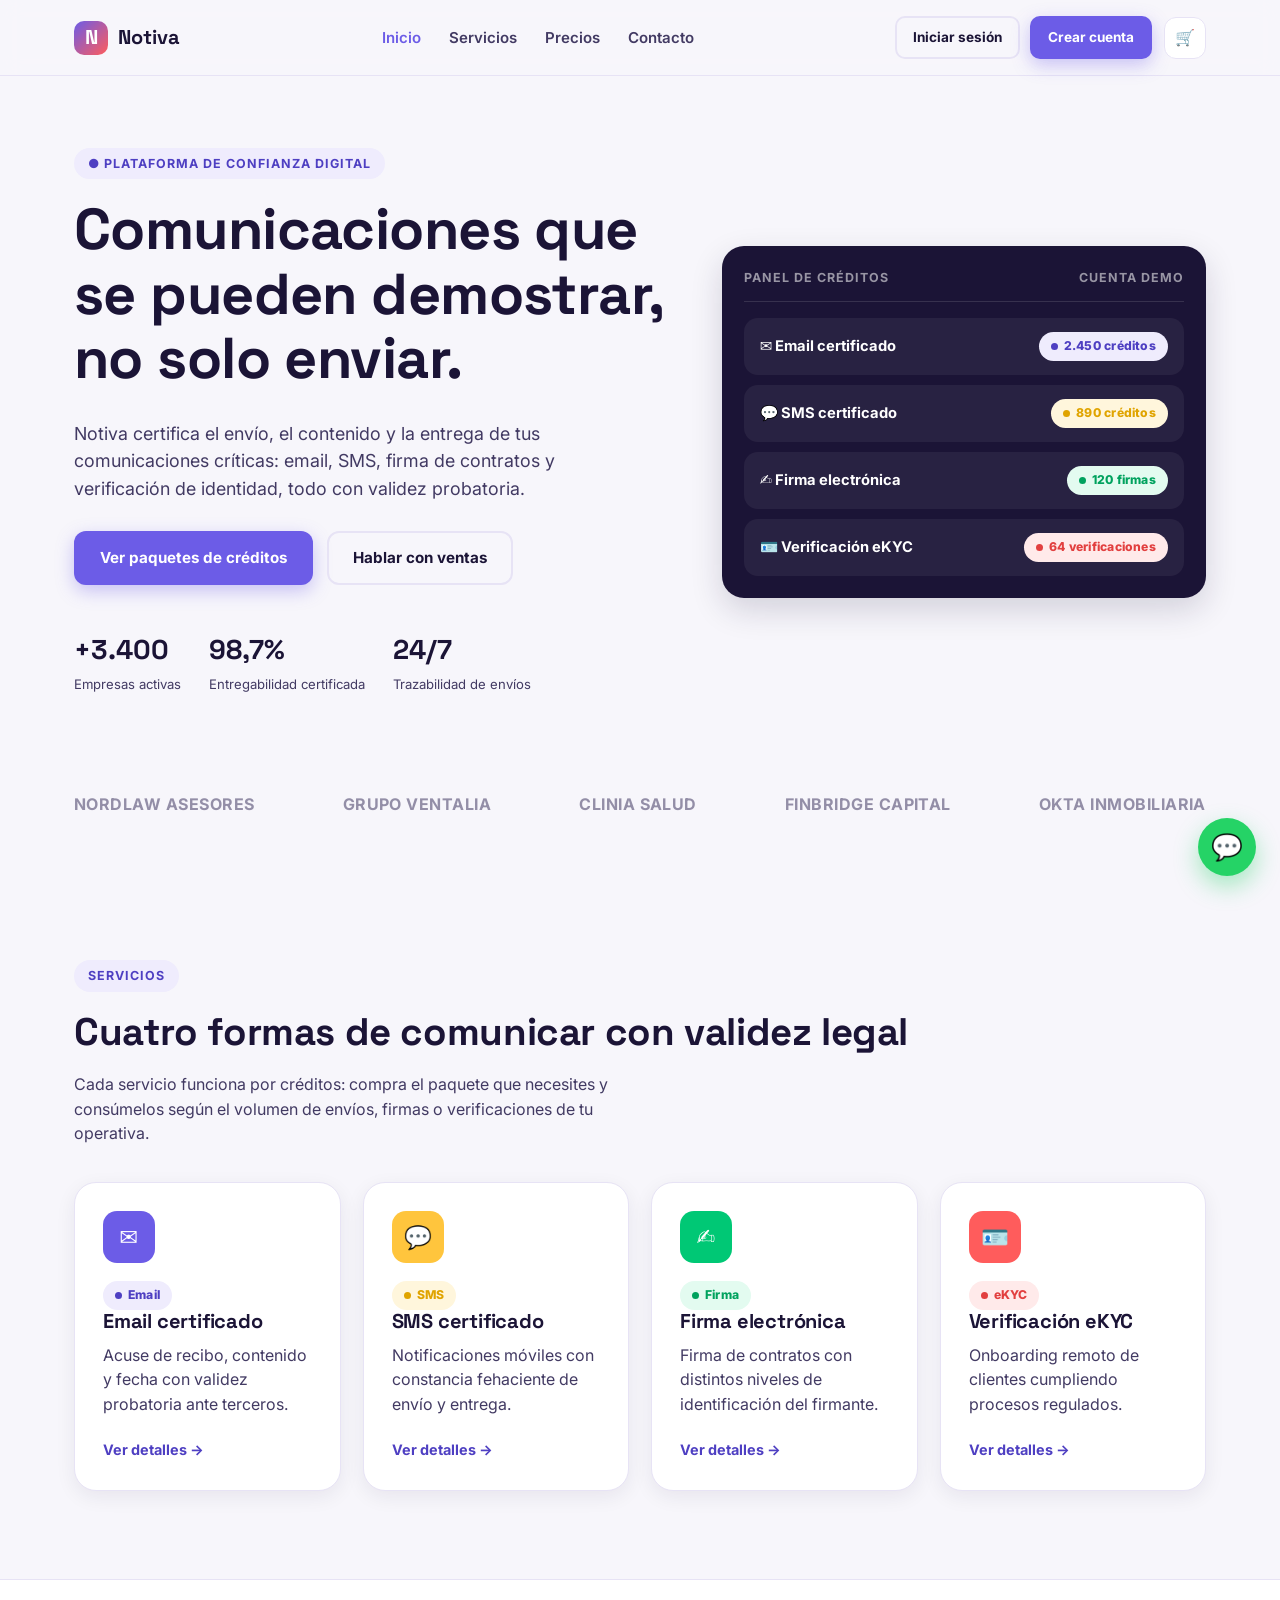
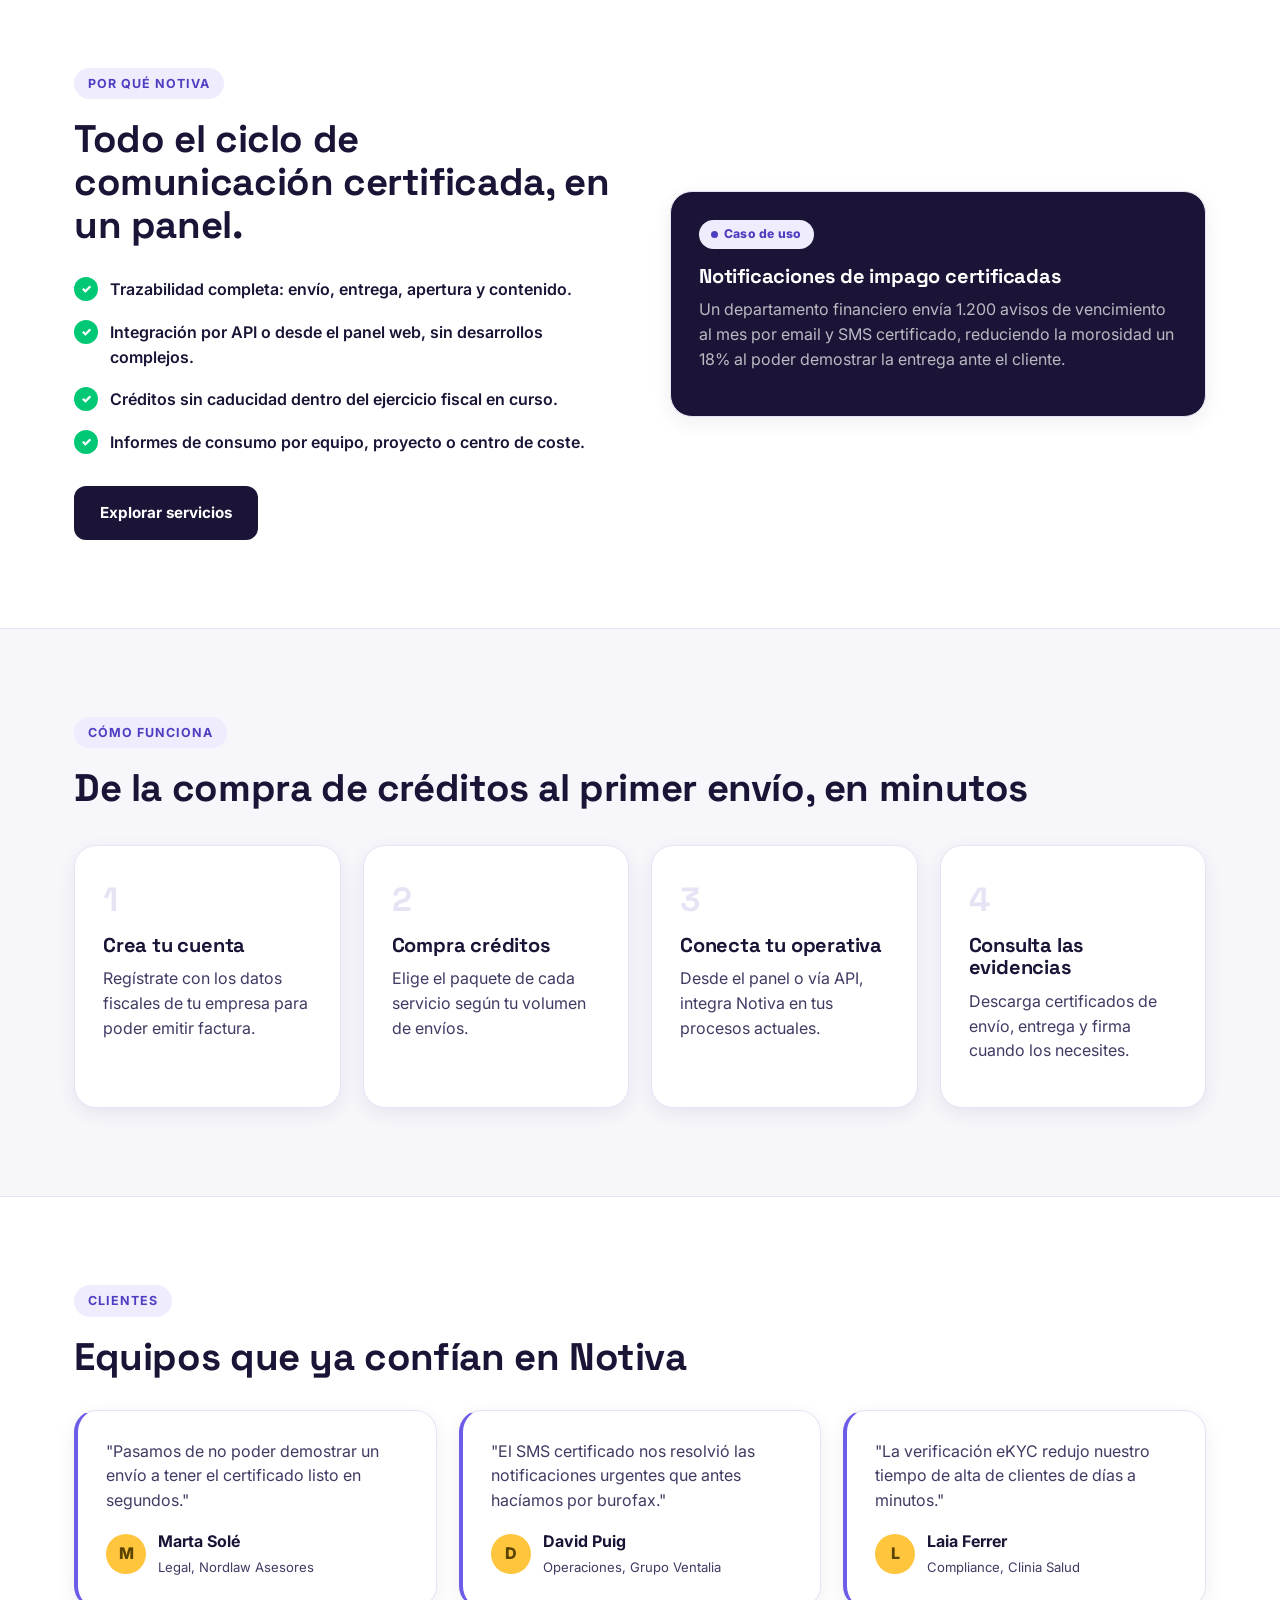
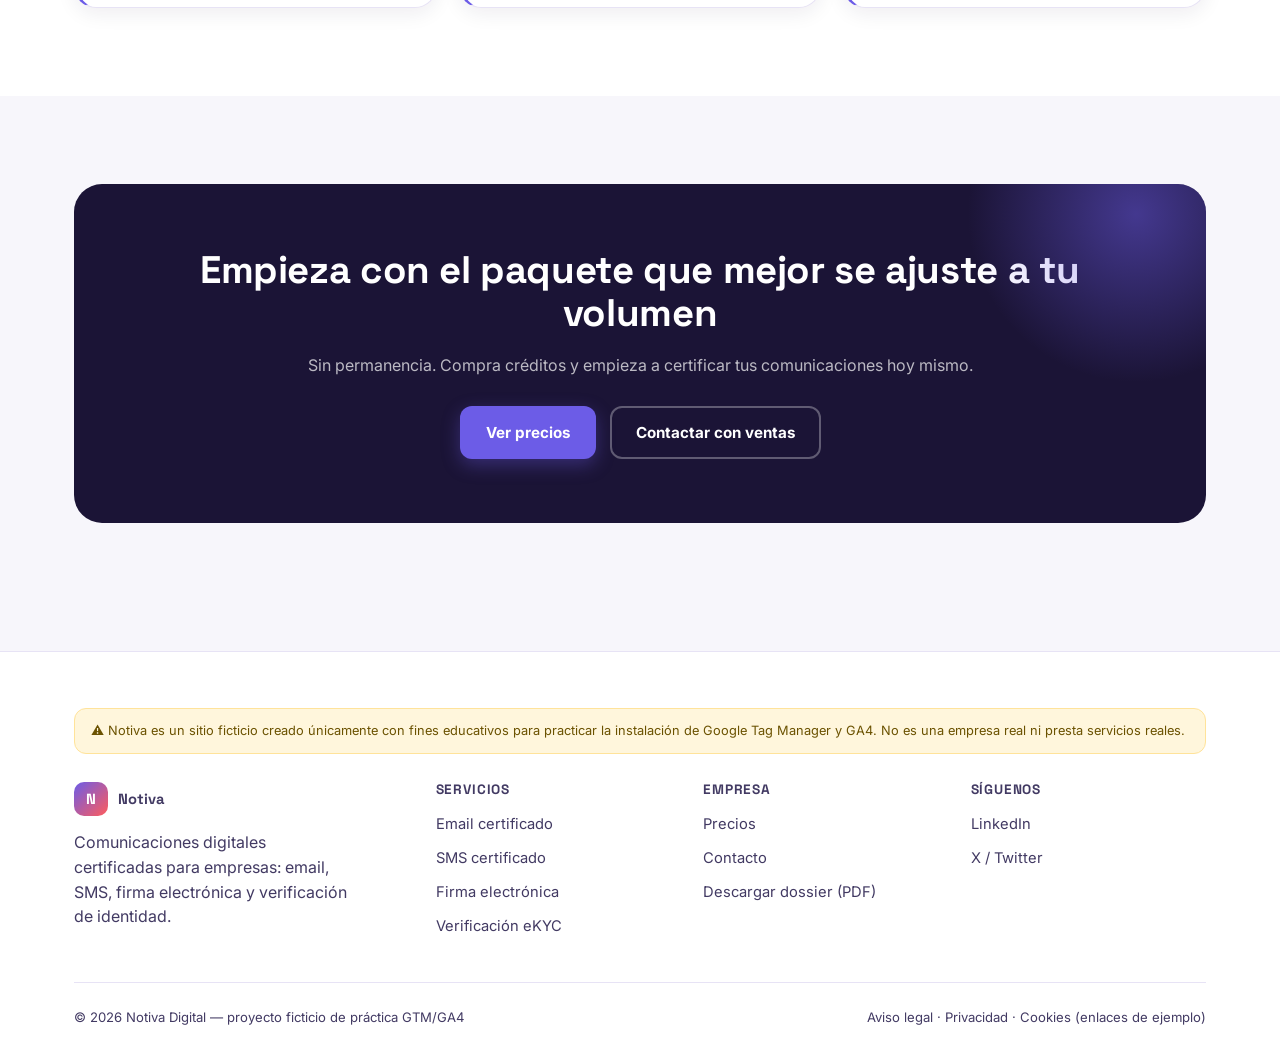
<file: index.html>
<!DOCTYPE html>
<html lang="es">
<head>
<meta charset="UTF-8">
<meta name="viewport" content="width=device-width, initial-scale=1.0">
<title>Notiva — Comunicaciones digitales certificadas para empresas</title>
<meta name="description" content="Notiva (sitio ficticio de práctica): email certificado, SMS certificado, firma electrónica y verificación eKYC para empresas.">

<!-- Google Tag Manager -->
<script>(function(w,d,s,l,i){w[l]=w[l]||[];w[l].push({'gtm.start':
new Date().getTime(),event:'gtm.js'});var f=d.getElementsByTagName(s)[0],
j=d.createElement(s),dl=l!='dataLayer'?'&l='+l:'';j.async=true;j.src=
'https://www.googletagmanager.com/gtm.js?id='+i+dl;f.parentNode.insertBefore(j,f);
})(window,document,'script','dataLayer','GTM-5T43XPSR');</script>
<!-- End Google Tag Manager -->

<link rel="preconnect" href="https://fonts.googleapis.com">
<link rel="preconnect" href="https://fonts.gstatic.com" crossorigin>
<link href="https://fonts.googleapis.com/css2?family=Space+Grotesk:wght@500;700&family=Inter:wght@400;500;600;700;800&display=swap" rel="stylesheet">
<link rel="stylesheet" href="css/styles.css">
</head>
<body>

<!-- Google Tag Manager (noscript) -->
<noscript><iframe src="https://www.googletagmanager.com/ns.html?id=GTM-5T43XPSR"
height="0" width="0" style="display:none;visibility:hidden"></iframe></noscript>
<!-- End Google Tag Manager (noscript) -->
  
<nav class="nav">
  <div class="nav-inner">
    <a href="index.html" class="logo"><span class="logo-mark">N</span>Notiva</a>
    <ul class="nav-links">
      <li><a href="index.html" class="active">Inicio</a></li>
      <li><a href="servicios.html">Servicios</a></li>
      <li><a href="precios.html">Precios</a></li>
      <li><a href="contacto.html">Contacto</a></li>
    </ul>
    <div class="nav-right">
      <div data-account-area style="display:flex;gap:10px;"></div>
      <a href="carrito.html" class="icon-btn" aria-label="Carrito">
        🛒
        <span class="badge-count" data-cart-badge style="display:none;">0</span>
      </a>
    </div>
  </div>
</nav>

<header class="hero">
  <div class="container hero-grid">
    <div>
      <span class="eyebrow">● Plataforma de confianza digital</span>
      <h1>Comunicaciones que se pueden demostrar, no solo enviar.</h1>
      <p class="lead">Notiva certifica el envío, el contenido y la entrega de tus comunicaciones críticas: email, SMS, firma de contratos y verificación de identidad, todo con validez probatoria.</p>
      <div class="hero-cta">
        <a href="precios.html" class="btn btn-primary">Ver paquetes de créditos</a>
        <a href="contacto.html" class="btn btn-outline">Hablar con ventas</a>
      </div>
      <div class="hero-stats">
        <div class="stat"><b>+3.400</b><span>Empresas activas</span></div>
        <div class="stat"><b>98,7%</b><span>Entregabilidad certificada</span></div>
        <div class="stat"><b>24/7</b><span>Trazabilidad de envíos</span></div>
      </div>
    </div>
    <div class="hero-board">
      <div class="hero-board-head">
        <span>Panel de créditos</span>
        <span>Cuenta demo</span>
      </div>
      <div class="hero-board-row">
        <span class="name">✉️ Email certificado</span>
        <span class="pill pill-purple">2.450 créditos</span>
      </div>
      <div class="hero-board-row">
        <span class="name">💬 SMS certificado</span>
        <span class="pill pill-yellow">890 créditos</span>
      </div>
      <div class="hero-board-row">
        <span class="name">✍️ Firma electrónica</span>
        <span class="pill pill-green">120 firmas</span>
      </div>
      <div class="hero-board-row">
        <span class="name">🪪 Verificación eKYC</span>
        <span class="pill pill-coral">64 verificaciones</span>
      </div>
    </div>
  </div>
</header>

<section class="section--tight">
  <div class="container">
    <div class="logo-strip">
      <span>NORDLAW ASESORES</span>
      <span>GRUPO VENTALIA</span>
      <span>CLINIA SALUD</span>
      <span>FINBRIDGE CAPITAL</span>
      <span>OKTA INMOBILIARIA</span>
    </div>
  </div>
</section>

<section class="section" id="servicios">
  <div class="container">
    <span class="eyebrow">Servicios</span>
    <h2>Cuatro formas de comunicar con validez legal</h2>
    <p style="max-width:560px;">Cada servicio funciona por créditos: compra el paquete que necesites y consúmelos según el volumen de envíos, firmas o verificaciones de tu operativa.</p>

    <div class="grid grid-4" style="margin-top:36px;">
      <div class="card service-card">
        <div class="icon bg-purple">✉️</div>
        <span class="pill pill-purple">Email</span>
        <h3>Email certificado</h3>
        <p>Acuse de recibo, contenido y fecha con validez probatoria ante terceros.</p>
        <a href="servicios.html#email" class="card-link">Ver detalles →</a>
      </div>
      <div class="card service-card">
        <div class="icon bg-yellow">💬</div>
        <span class="pill pill-yellow">SMS</span>
        <h3>SMS certificado</h3>
        <p>Notificaciones móviles con constancia fehaciente de envío y entrega.</p>
        <a href="servicios.html#sms" class="card-link">Ver detalles →</a>
      </div>
      <div class="card service-card">
        <div class="icon bg-green">✍️</div>
        <span class="pill pill-green">Firma</span>
        <h3>Firma electrónica</h3>
        <p>Firma de contratos con distintos niveles de identificación del firmante.</p>
        <a href="servicios.html#firma" class="card-link">Ver detalles →</a>
      </div>
      <div class="card service-card">
        <div class="icon bg-coral">🪪</div>
        <span class="pill pill-coral">eKYC</span>
        <h3>Verificación eKYC</h3>
        <p>Onboarding remoto de clientes cumpliendo procesos regulados.</p>
        <a href="servicios.html#ekyc" class="card-link">Ver detalles →</a>
      </div>
    </div>
  </div>
</section>

<section class="section" style="background:#fff;border-top:1px solid var(--line);border-bottom:1px solid var(--line);">
  <div class="container split">
    <div>
      <span class="eyebrow">Por qué Notiva</span>
      <h2>Todo el ciclo de comunicación certificada, en un panel.</h2>
      <ul class="checklist">
        <li>Trazabilidad completa: envío, entrega, apertura y contenido.</li>
        <li>Integración por API o desde el panel web, sin desarrollos complejos.</li>
        <li>Créditos sin caducidad dentro del ejercicio fiscal en curso.</li>
        <li>Informes de consumo por equipo, proyecto o centro de coste.</li>
      </ul>
      <a href="servicios.html" class="btn btn-dark">Explorar servicios</a>
    </div>
    <div class="card" style="background:var(--ink);color:#fff;">
      <span class="pill pill-purple" style="margin-bottom:16px;">Caso de uso</span>
      <h3 style="color:#fff;">Notificaciones de impago certificadas</h3>
      <p style="color:rgba(255,255,255,.7);">Un departamento financiero envía 1.200 avisos de vencimiento al mes por email y SMS certificado, reduciendo la morosidad un 18% al poder demostrar la entrega ante el cliente.</p>
    </div>
  </div>
</section>

<section class="section">
  <div class="container">
    <span class="eyebrow">Cómo funciona</span>
    <h2>De la compra de créditos al primer envío, en minutos</h2>
    <div class="steps" style="margin-top:36px;">
      <div class="card step-card"><div class="num">1</div><h3>Crea tu cuenta</h3><p>Regístrate con los datos fiscales de tu empresa para poder emitir factura.</p></div>
      <div class="card step-card"><div class="num">2</div><h3>Compra créditos</h3><p>Elige el paquete de cada servicio según tu volumen de envíos.</p></div>
      <div class="card step-card"><div class="num">3</div><h3>Conecta tu operativa</h3><p>Desde el panel o vía API, integra Notiva en tus procesos actuales.</p></div>
      <div class="card step-card"><div class="num">4</div><h3>Consulta las evidencias</h3><p>Descarga certificados de envío, entrega y firma cuando los necesites.</p></div>
    </div>
  </div>
</section>

<section class="section" style="background:#fff;border-top:1px solid var(--line);">
  <div class="container">
    <span class="eyebrow">Clientes</span>
    <h2>Equipos que ya confían en Notiva</h2>
    <div class="grid grid-3" style="margin-top:32px;">
      <div class="card quote-card">
        <p>"Pasamos de no poder demostrar un envío a tener el certificado listo en segundos."</p>
        <div class="who"><span class="av">M</span><div><b>Marta Solé</b><br><span style="font-size:.82rem;color:var(--ink-soft);">Legal, Nordlaw Asesores</span></div></div>
      </div>
      <div class="card quote-card">
        <p>"El SMS certificado nos resolvió las notificaciones urgentes que antes hacíamos por burofax."</p>
        <div class="who"><span class="av">D</span><div><b>David Puig</b><br><span style="font-size:.82rem;color:var(--ink-soft);">Operaciones, Grupo Ventalia</span></div></div>
      </div>
      <div class="card quote-card">
        <p>"La verificación eKYC redujo nuestro tiempo de alta de clientes de días a minutos."</p>
        <div class="who"><span class="av">L</span><div><b>Laia Ferrer</b><br><span style="font-size:.82rem;color:var(--ink-soft);">Compliance, Clinia Salud</span></div></div>
      </div>
    </div>
  </div>
</section>

<section class="section">
  <div class="container">
    <div class="cta-band">
      <h2>Empieza con el paquete que mejor se ajuste a tu volumen</h2>
      <p>Sin permanencia. Compra créditos y empieza a certificar tus comunicaciones hoy mismo.</p>
      <div class="hero-cta" style="justify-content:center;">
        <a href="precios.html" class="btn btn-primary">Ver precios</a>
        <a href="contacto.html" class="btn btn-outline" style="border-color:rgba(255,255,255,.3);color:#fff;">Contactar con ventas</a>
      </div>
    </div>
  </div>
</section>

<footer>
  <div class="container">
    <div class="footer-disclaimer">⚠️ Notiva es un sitio ficticio creado únicamente con fines educativos para practicar la instalación de Google Tag Manager y GA4. No es una empresa real ni presta servicios reales.</div>
    <div class="footer-grid">
      <div>
        <a href="index.html" class="logo"><span class="logo-mark">N</span>Notiva</a>
        <p style="margin-top:14px;max-width:280px;">Comunicaciones digitales certificadas para empresas: email, SMS, firma electrónica y verificación de identidad.</p>
      </div>
      <div><h4>Servicios</h4><ul>
        <li><a href="servicios.html#email">Email certificado</a></li>
        <li><a href="servicios.html#sms">SMS certificado</a></li>
        <li><a href="servicios.html#firma">Firma electrónica</a></li>
        <li><a href="servicios.html#ekyc">Verificación eKYC</a></li>
      </ul></div>
      <div><h4>Empresa</h4><ul>
        <li><a href="precios.html">Precios</a></li>
        <li><a href="contacto.html">Contacto</a></li>
        <li><a href="assets/dossier-notiva.pdf" download>Descargar dossier (PDF)</a></li>
      </ul></div>
      <div><h4>Síguenos</h4><ul>
        <li><a href="https://www.linkedin.com" target="_blank" rel="noopener">LinkedIn</a></li>
        <li><a href="https://www.twitter.com" target="_blank" rel="noopener">X / Twitter</a></li>
      </ul></div>
    </div>
    <div class="footer-bottom">
      <span>© <span id="year"></span> Notiva Digital — proyecto ficticio de práctica GTM/GA4</span>
      <span>Aviso legal · Privacidad · Cookies (enlaces de ejemplo)</span>
    </div>
  </div>
</footer>
<a href="https://wa.me/34600000000" class="wa-float" data-wa-click aria-label="Contactar por WhatsApp" target="_blank" rel="noopener">💬</a>

<script src="js/app.js"></script>
</body>
</html>
</file>
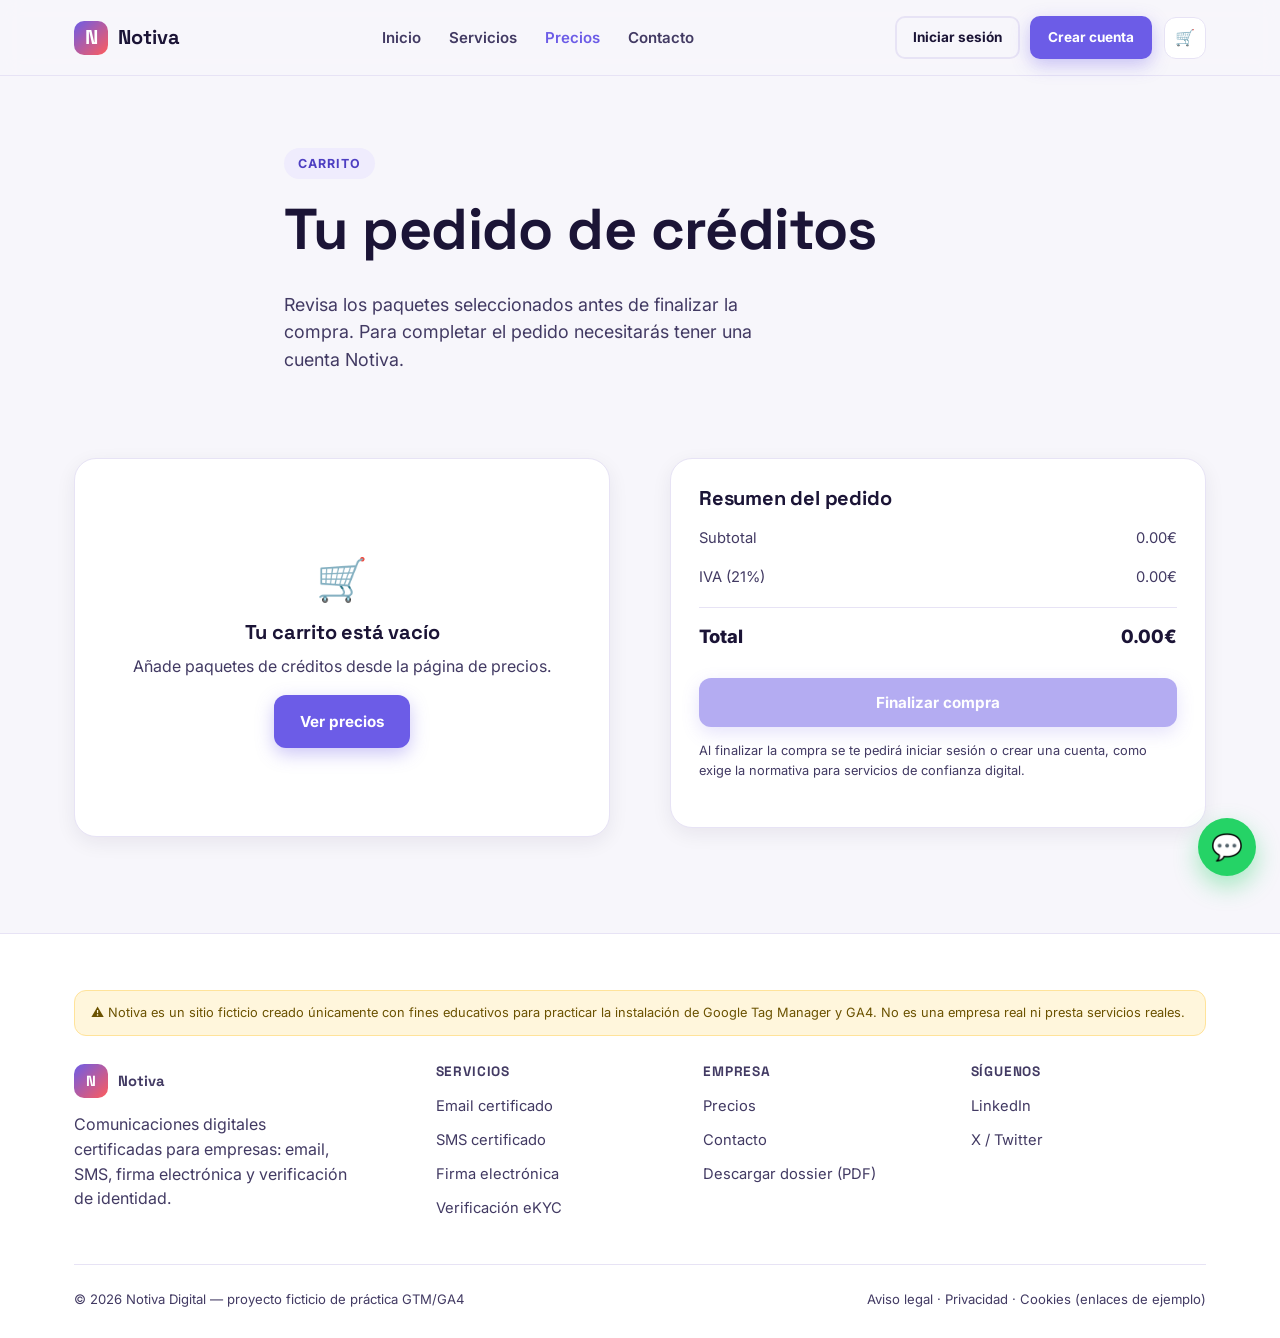
<file: carrito.html>
<!DOCTYPE html>
<html lang="es">
<head>
<meta charset="UTF-8">
<meta name="viewport" content="width=device-width, initial-scale=1.0">
<title>Carrito — Notiva</title>
<meta name="description" content="Revisa y finaliza la compra de tus paquetes de créditos Notiva.">

<!-- Google Tag Manager -->
<script>(function(w,d,s,l,i){w[l]=w[l]||[];w[l].push({'gtm.start':
new Date().getTime(),event:'gtm.js'});var f=d.getElementsByTagName(s)[0],
j=d.createElement(s),dl=l!='dataLayer'?'&l='+l:'';j.async=true;j.src=
'https://www.googletagmanager.com/gtm.js?id='+i+dl;f.parentNode.insertBefore(j,f);
})(window,document,'script','dataLayer','GTM-5T43XPSR');</script>
<!-- End Google Tag Manager -->
  
<link rel="preconnect" href="https://fonts.googleapis.com">
<link rel="preconnect" href="https://fonts.gstatic.com" crossorigin>
<link href="https://fonts.googleapis.com/css2?family=Space+Grotesk:wght@500;700&family=Inter:wght@400;500;600;700;800&display=swap" rel="stylesheet">
<link rel="stylesheet" href="css/styles.css">
</head>
<body>

<!-- Google Tag Manager (noscript) -->
<noscript><iframe src="https://www.googletagmanager.com/ns.html?id=GTM-5T43XPSR"
height="0" width="0" style="display:none;visibility:hidden"></iframe></noscript>
<!-- End Google Tag Manager (noscript) -->
  
<nav class="nav">
  <div class="nav-inner">
    <a href="index.html" class="logo"><span class="logo-mark">N</span>Notiva</a>
    <ul class="nav-links">
      <li><a href="index.html" >Inicio</a></li>
      <li><a href="servicios.html" >Servicios</a></li>
      <li><a href="precios.html" class="active">Precios</a></li>
      <li><a href="contacto.html" >Contacto</a></li>
    </ul>
    <div class="nav-right">
      <div data-account-area style="display:flex;gap:10px;"></div>
      <a href="carrito.html" class="icon-btn" aria-label="Carrito">
        🛒
        <span class="badge-count" data-cart-badge style="display:none;">0</span>
      </a>
    </div>
  </div>
</nav>

<header class="hero" style="padding-bottom:10px;">
  <div class="container" style="max-width:760px;">
    <span class="eyebrow">Carrito</span>
    <h1>Tu pedido de créditos</h1>
    <p class="lead">Revisa los paquetes seleccionados antes de finalizar la compra. Para completar el pedido necesitarás tener una cuenta Notiva.</p>
  </div>
</header>

<section class="section--tight">
  <div class="container split" style="align-items:start;">
    <div class="card" id="cart-items-card">
      <div id="cart-items"></div>
      <div id="cart-empty" class="empty-state" style="display:none;">
        <div class="icon">🛒</div>
        <h3>Tu carrito está vacío</h3>
        <p>Añade paquetes de créditos desde la página de precios.</p>
        <a href="precios.html" class="btn btn-primary">Ver precios</a>
      </div>
    </div>
    <div class="card">
      <h3>Resumen del pedido</h3>
      <div class="summary-row"><span>Subtotal</span><span id="sum-subtotal">0€</span></div>
      <div class="summary-row"><span>IVA (21%)</span><span id="sum-iva">0€</span></div>
      <div class="summary-row total"><span>Total</span><span id="sum-total">0€</span></div>
      <button class="btn btn-primary btn-block" style="margin-top:20px;" id="checkout-btn" onclick="startCheckout()">Finalizar compra</button>
      <p class="helper" style="margin-top:14px;">Al finalizar la compra se te pedirá iniciar sesión o crear una cuenta, como exige la normativa para servicios de confianza digital.</p>
    </div>
  </div>
</section>

<footer>
  <div class="container">
    <div class="footer-disclaimer">⚠️ Notiva es un sitio ficticio creado únicamente con fines educativos para practicar la instalación de Google Tag Manager y GA4. No es una empresa real ni presta servicios reales.</div>
    <div class="footer-grid">
      <div>
        <a href="index.html" class="logo"><span class="logo-mark">N</span>Notiva</a>
        <p style="margin-top:14px;max-width:280px;">Comunicaciones digitales certificadas para empresas: email, SMS, firma electrónica y verificación de identidad.</p>
      </div>
      <div><h4>Servicios</h4><ul>
        <li><a href="servicios.html#email">Email certificado</a></li>
        <li><a href="servicios.html#sms">SMS certificado</a></li>
        <li><a href="servicios.html#firma">Firma electrónica</a></li>
        <li><a href="servicios.html#ekyc">Verificación eKYC</a></li>
      </ul></div>
      <div><h4>Empresa</h4><ul>
        <li><a href="precios.html">Precios</a></li>
        <li><a href="contacto.html">Contacto</a></li>
        <li><a href="assets/dossier-notiva.pdf" download>Descargar dossier (PDF)</a></li>
      </ul></div>
      <div><h4>Síguenos</h4><ul>
        <li><a href="https://www.linkedin.com" target="_blank" rel="noopener">LinkedIn</a></li>
        <li><a href="https://www.twitter.com" target="_blank" rel="noopener">X / Twitter</a></li>
      </ul></div>
    </div>
    <div class="footer-bottom">
      <span>© <span id="year"></span> Notiva Digital — proyecto ficticio de práctica GTM/GA4</span>
      <span>Aviso legal · Privacidad · Cookies (enlaces de ejemplo)</span>
    </div>
  </div>
</footer>
<a href="https://wa.me/34600000000" class="wa-float" data-wa-click aria-label="Contactar por WhatsApp" target="_blank" rel="noopener">💬</a>

<script src="js/app.js"></script>

<script>
function iconFor(id){
  if(id.indexOf('EMAIL')===0) return {icon:'✉️', color:'purple'};
  if(id.indexOf('SMS')===0) return {icon:'💬', color:'yellow'};
  if(id.indexOf('FIRMA')===0) return {icon:'✍️', color:'green'};
  return {icon:'🪪', color:'coral'};
}

function renderCart(){
  var cart = getCart();
  var wrap = document.getElementById('cart-items');
  var empty = document.getElementById('cart-empty');
  var checkoutBtn = document.getElementById('checkout-btn');
  if(cart.length === 0){
    wrap.style.display = 'none';
    empty.style.display = 'block';
    checkoutBtn.setAttribute('disabled','disabled');
  } else {
    wrap.style.display = 'block';
    empty.style.display = 'none';
    checkoutBtn.removeAttribute('disabled');
    wrap.innerHTML = cart.map(function(item){
      var meta = iconFor(item.item_id);
      return '<div class="cart-item">'+
        '<div class="thumb bg-'+meta.color+'">'+meta.icon+'</div>'+
        '<div class="info"><b>'+item.item_name+'</b><span>'+item.item_category+'</span>'+
          '<div><button class="remove-link" onclick="removeFromCart(\''+item.item_id+'\')">Quitar</button></div>'+
        '</div>'+
        '<div class="qty">'+
          '<button onclick="changeQty(\''+item.item_id+'\',-1)">−</button>'+
          '<span>'+item.quantity+'</span>'+
          '<button onclick="changeQty(\''+item.item_id+'\',1)">+</button>'+
        '</div>'+
        '<div class="price">'+(item.price*item.quantity)+'€</div>'+
      '</div>';
    }).join('');
  }
  var subtotal = cartTotal();
  var iva = Math.round(subtotal*0.21*100)/100;
  document.getElementById('sum-subtotal').textContent = subtotal.toFixed(2)+'€';
  document.getElementById('sum-iva').textContent = iva.toFixed(2)+'€';
  document.getElementById('sum-total').textContent = (subtotal+iva).toFixed(2)+'€';
}

function startCheckout(){
  var cart = getCart();
  if(cart.length === 0) return;
  pushDL({ ecommerce:null });
  pushDL({ event:'begin_checkout', ecommerce:{ currency:'EUR', value: cartTotal(), items: cart } });

  if(!isLoggedIn()){
    sessionStorage.setItem('notiva_next', 'carrito.html');
    window.location.href = 'registro.html';
  } else {
    window.location.href = 'gracias.html';
  }
}

document.addEventListener('DOMContentLoaded', function(){
  renderCart();
  if(getCart().length){
    pushDL({ ecommerce:null });
    pushDL({ event:'view_cart', ecommerce:{ currency:'EUR', value: cartTotal(), items: getCart() } });
  }
});
</script>

</body>
</html>
</file>
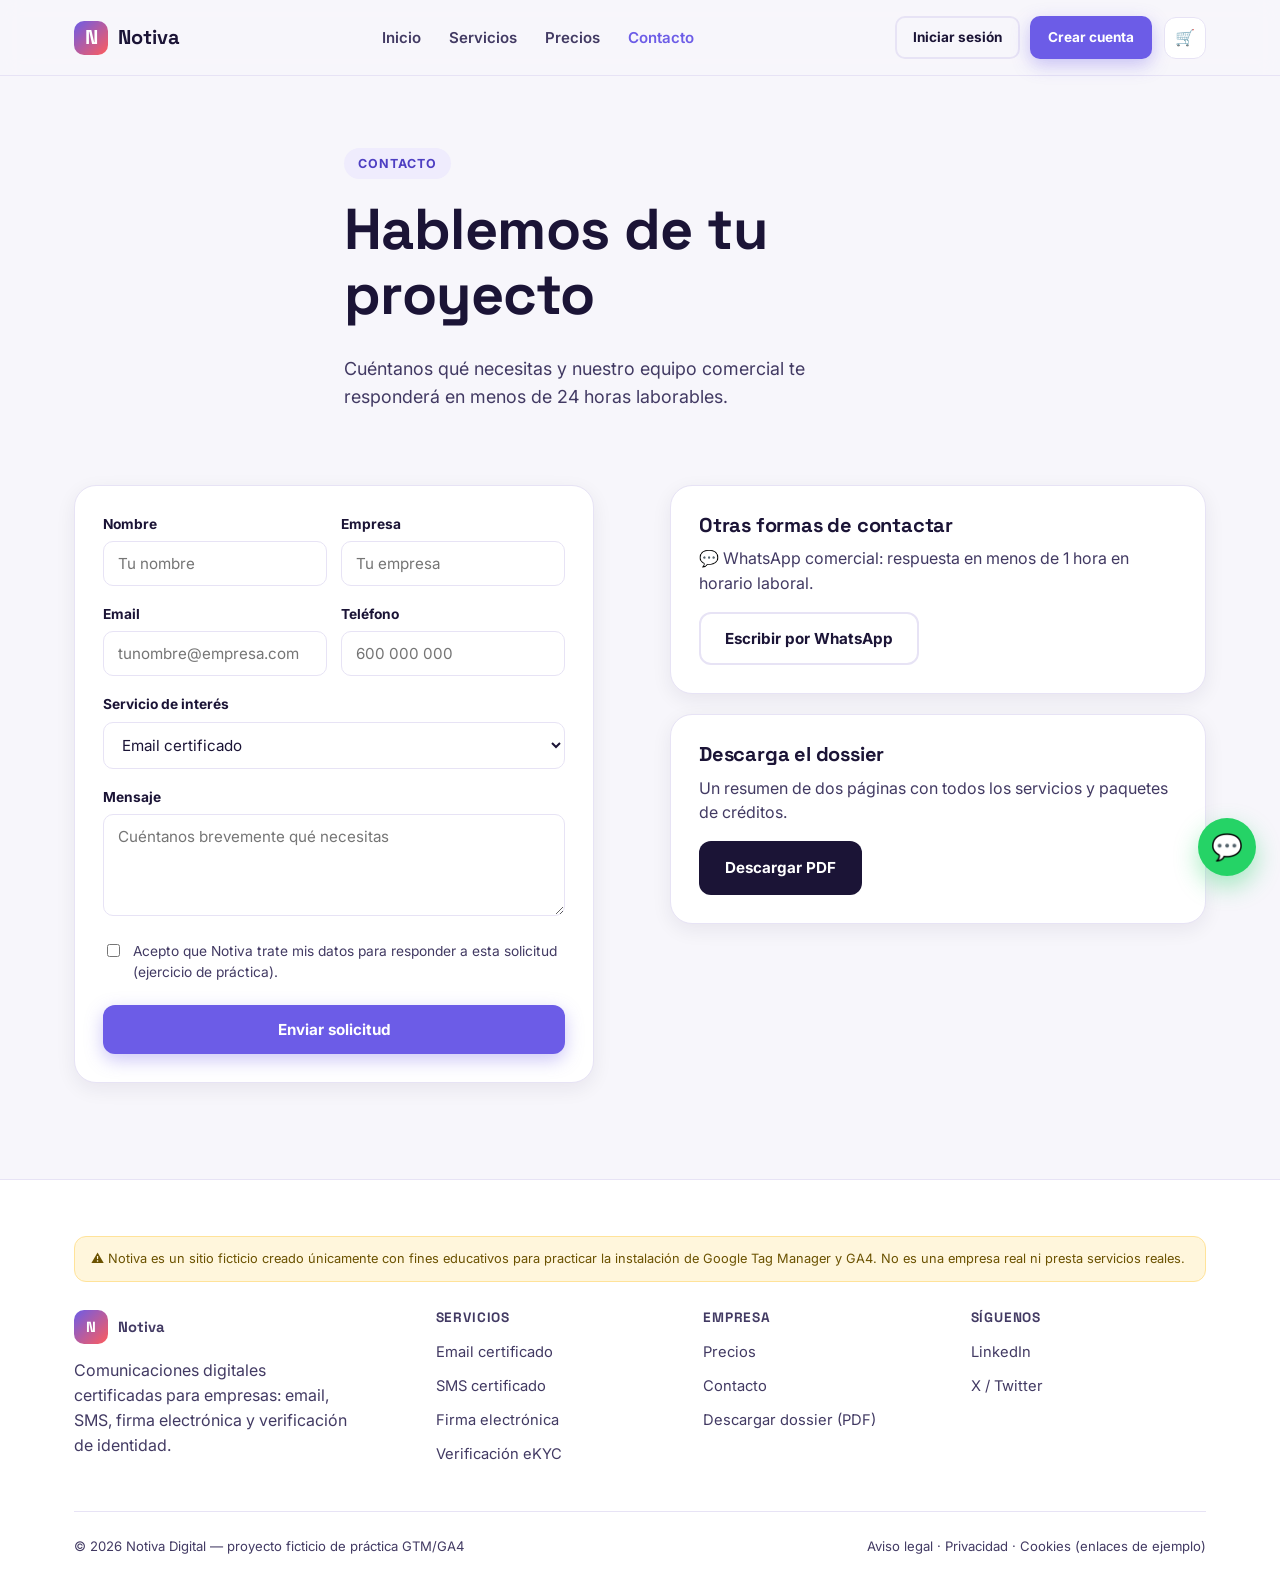
<file: contacto.html>
<!DOCTYPE html>
<html lang="es">
<head>
<meta charset="UTF-8">
<meta name="viewport" content="width=device-width, initial-scale=1.0">
<title>Contacto — Notiva</title>
<meta name="description" content="Contacta con el equipo comercial de Notiva o pide una demo.">

<!-- Google Tag Manager -->
<script>(function(w,d,s,l,i){w[l]=w[l]||[];w[l].push({'gtm.start':
new Date().getTime(),event:'gtm.js'});var f=d.getElementsByTagName(s)[0],
j=d.createElement(s),dl=l!='dataLayer'?'&l='+l:'';j.async=true;j.src=
'https://www.googletagmanager.com/gtm.js?id='+i+dl;f.parentNode.insertBefore(j,f);
})(window,document,'script','dataLayer','GTM-5T43XPSR');</script>
<!-- End Google Tag Manager -->

<link rel="preconnect" href="https://fonts.googleapis.com">
<link rel="preconnect" href="https://fonts.gstatic.com" crossorigin>
<link href="https://fonts.googleapis.com/css2?family=Space+Grotesk:wght@500;700&family=Inter:wght@400;500;600;700;800&display=swap" rel="stylesheet">
<link rel="stylesheet" href="css/styles.css">
</head>
<body>
  
<!-- Google Tag Manager (noscript) -->
<noscript><iframe src="https://www.googletagmanager.com/ns.html?id=GTM-5T43XPSR"
height="0" width="0" style="display:none;visibility:hidden"></iframe></noscript>
<!-- End Google Tag Manager (noscript) -->

<nav class="nav">
  <div class="nav-inner">
    <a href="index.html" class="logo"><span class="logo-mark">N</span>Notiva</a>
    <ul class="nav-links">
      <li><a href="index.html" >Inicio</a></li>
      <li><a href="servicios.html" >Servicios</a></li>
      <li><a href="precios.html" >Precios</a></li>
      <li><a href="contacto.html" class="active">Contacto</a></li>
    </ul>
    <div class="nav-right">
      <div data-account-area style="display:flex;gap:10px;"></div>
      <a href="carrito.html" class="icon-btn" aria-label="Carrito">
        🛒
        <span class="badge-count" data-cart-badge style="display:none;">0</span>
      </a>
    </div>
  </div>
</nav>

<header class="hero" style="padding-bottom:0;">
  <div class="container" style="max-width:640px;">
    <span class="eyebrow">Contacto</span>
    <h1>Hablemos de tu proyecto</h1>
    <p class="lead">Cuéntanos qué necesitas y nuestro equipo comercial te responderá en menos de 24 horas laborables.</p>
  </div>
</header>

<section class="section--tight">
  <div class="container split" style="align-items:start;">
    <div class="card form-card" style="margin:0;">
      <form id="contacto-form">
        <div class="field-row">
          <div class="field"><label for="c-nombre">Nombre</label><input id="c-nombre" required placeholder="Tu nombre"></div>
          <div class="field"><label for="c-empresa">Empresa</label><input id="c-empresa" required placeholder="Tu empresa"></div>
        </div>
        <div class="field-row">
          <div class="field"><label for="c-email">Email</label><input id="c-email" type="email" required placeholder="tunombre@empresa.com"></div>
          <div class="field"><label for="c-telefono">Teléfono</label><input id="c-telefono" type="tel" placeholder="600 000 000"></div>
        </div>
        <div class="field">
          <label for="c-servicio">Servicio de interés</label>
          <select id="c-servicio">
            <option value="email">Email certificado</option>
            <option value="sms">SMS certificado</option>
            <option value="firma">Firma electrónica</option>
            <option value="ekyc">Verificación eKYC</option>
            <option value="varios">Varios servicios</option>
          </select>
        </div>
        <div class="field"><label for="c-mensaje">Mensaje</label><textarea id="c-mensaje" rows="4" required placeholder="Cuéntanos brevemente qué necesitas"></textarea></div>
        <div class="checkbox-row">
          <input type="checkbox" id="c-acepto" required>
          <label for="c-acepto">Acepto que Notiva trate mis datos para responder a esta solicitud (ejercicio de práctica).</label>
        </div>
        <button type="submit" class="btn btn-primary btn-block">Enviar solicitud</button>
      </form>
      <div id="contacto-ok" style="display:none;text-align:center;padding:20px 0;">
        <div class="confirm-icon" style="margin-bottom:14px;">✓</div>
        <h3>¡Gracias! Hemos recibido tu solicitud</h3>
        <p>Un miembro de nuestro equipo se pondrá en contacto contigo muy pronto.</p>
      </div>
    </div>
    <div>
      <div class="card" style="margin-bottom:20px;">
        <h3>Otras formas de contactar</h3>
        <p>💬 WhatsApp comercial: respuesta en menos de 1 hora en horario laboral.</p>
        <a href="https://wa.me/34600000000" class="btn btn-outline" data-wa-click target="_blank" rel="noopener">Escribir por WhatsApp</a>
      </div>
      <div class="card">
        <h3>Descarga el dossier</h3>
        <p>Un resumen de dos páginas con todos los servicios y paquetes de créditos.</p>
        <a href="assets/dossier-notiva.pdf" download class="btn btn-dark">Descargar PDF</a>
      </div>
    </div>
  </div>
</section>

<footer>
  <div class="container">
    <div class="footer-disclaimer">⚠️ Notiva es un sitio ficticio creado únicamente con fines educativos para practicar la instalación de Google Tag Manager y GA4. No es una empresa real ni presta servicios reales.</div>
    <div class="footer-grid">
      <div>
        <a href="index.html" class="logo"><span class="logo-mark">N</span>Notiva</a>
        <p style="margin-top:14px;max-width:280px;">Comunicaciones digitales certificadas para empresas: email, SMS, firma electrónica y verificación de identidad.</p>
      </div>
      <div><h4>Servicios</h4><ul>
        <li><a href="servicios.html#email">Email certificado</a></li>
        <li><a href="servicios.html#sms">SMS certificado</a></li>
        <li><a href="servicios.html#firma">Firma electrónica</a></li>
        <li><a href="servicios.html#ekyc">Verificación eKYC</a></li>
      </ul></div>
      <div><h4>Empresa</h4><ul>
        <li><a href="precios.html">Precios</a></li>
        <li><a href="contacto.html">Contacto</a></li>
        <li><a href="assets/dossier-notiva.pdf" download>Descargar dossier (PDF)</a></li>
      </ul></div>
      <div><h4>Síguenos</h4><ul>
        <li><a href="https://www.linkedin.com" target="_blank" rel="noopener">LinkedIn</a></li>
        <li><a href="https://www.twitter.com" target="_blank" rel="noopener">X / Twitter</a></li>
      </ul></div>
    </div>
    <div class="footer-bottom">
      <span>© <span id="year"></span> Notiva Digital — proyecto ficticio de práctica GTM/GA4</span>
      <span>Aviso legal · Privacidad · Cookies (enlaces de ejemplo)</span>
    </div>
  </div>
</footer>
<a href="https://wa.me/34600000000" class="wa-float" data-wa-click aria-label="Contactar por WhatsApp" target="_blank" rel="noopener">💬</a>

<script src="js/app.js"></script>

<script>
document.getElementById('contacto-form').addEventListener('submit', function(e){
  e.preventDefault();
  var servicio = document.getElementById('c-servicio').value;
  var empresa = document.getElementById('c-empresa').value.trim();

  pushDL({
    event: 'generate_lead',
    metodo_contacto: 'formulario_web',
    servicio_interes: servicio,
    empresa: empresa
  });

  document.getElementById('contacto-form').style.display = 'none';
  document.getElementById('contacto-ok').style.display = 'block';
});
</script>

</body>
</html>
</file>
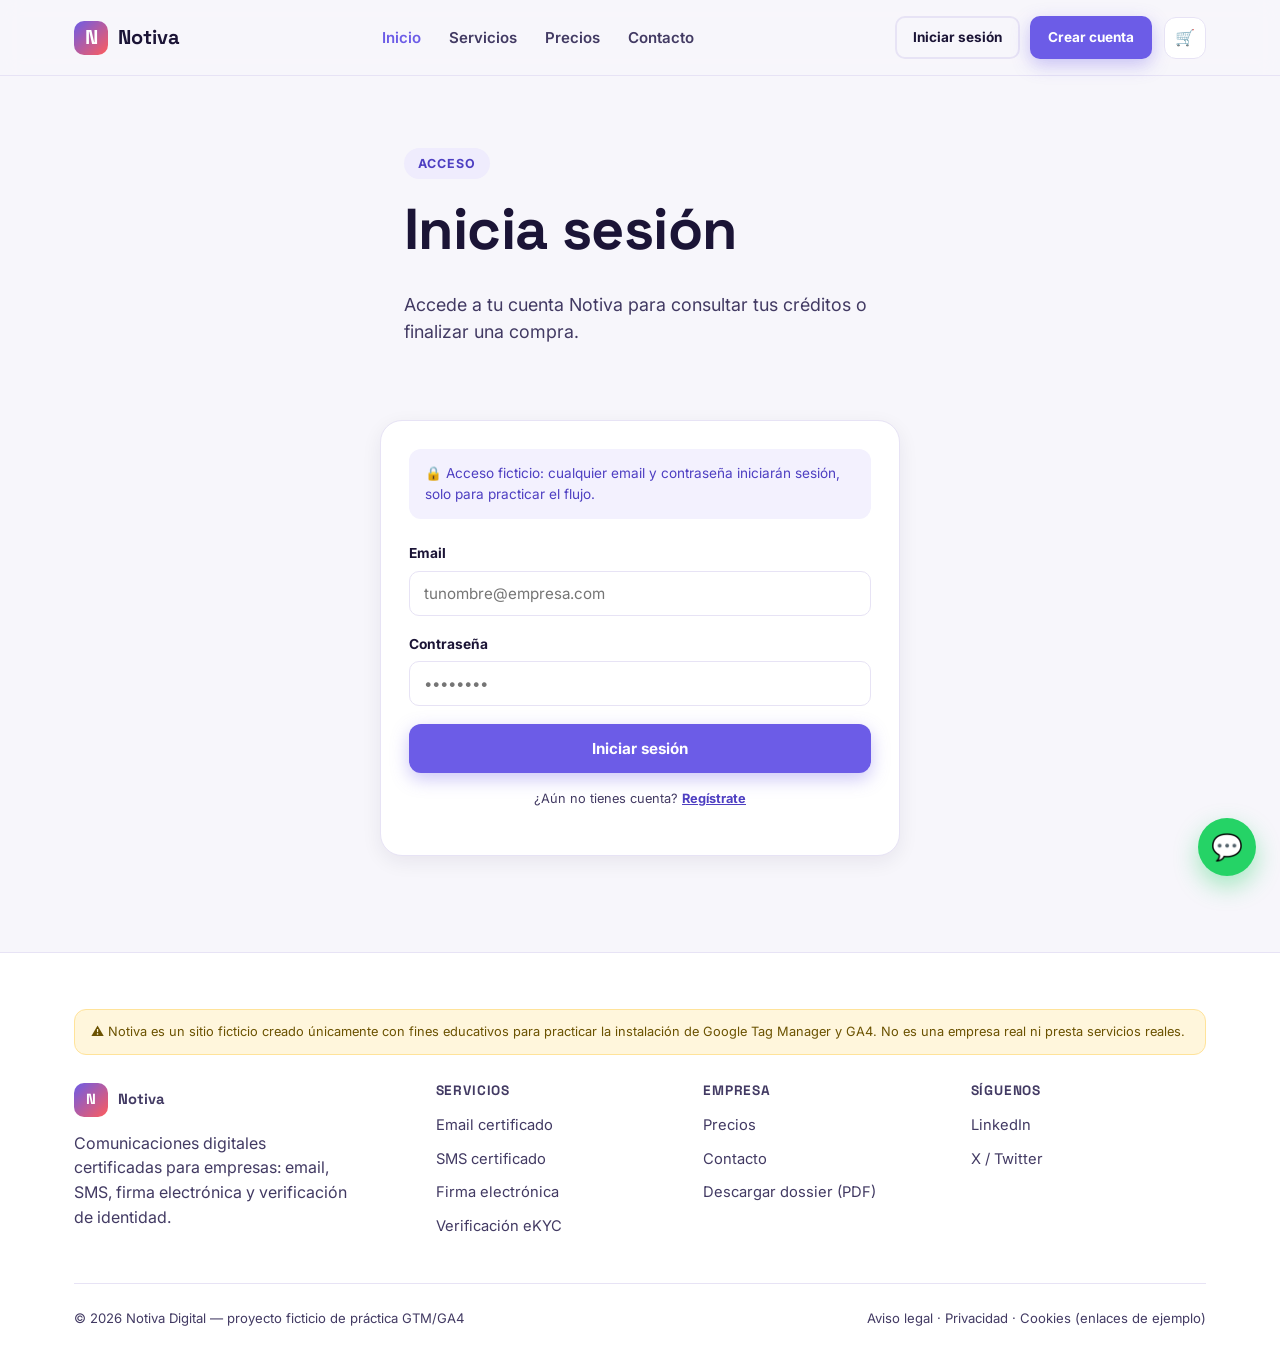
<file: cuenta.html>
<!DOCTYPE html>
<html lang="es">
<head>
<meta charset="UTF-8">
<meta name="viewport" content="width=device-width, initial-scale=1.0">
<title>Mi cuenta — Notiva</title>
<meta name="description" content="Panel de cuenta Notiva.">

<!-- Google Tag Manager -->
<script>(function(w,d,s,l,i){w[l]=w[l]||[];w[l].push({'gtm.start':
new Date().getTime(),event:'gtm.js'});var f=d.getElementsByTagName(s)[0],
j=d.createElement(s),dl=l!='dataLayer'?'&l='+l:'';j.async=true;j.src=
'https://www.googletagmanager.com/gtm.js?id='+i+dl;f.parentNode.insertBefore(j,f);
})(window,document,'script','dataLayer','GTM-5T43XPSR');</script>
<!-- End Google Tag Manager -->

<link rel="preconnect" href="https://fonts.googleapis.com">
<link rel="preconnect" href="https://fonts.gstatic.com" crossorigin>
<link href="https://fonts.googleapis.com/css2?family=Space+Grotesk:wght@500;700&family=Inter:wght@400;500;600;700;800&display=swap" rel="stylesheet">
<link rel="stylesheet" href="css/styles.css">
</head>
<body>

<!-- Google Tag Manager (noscript) -->
<noscript><iframe src="https://www.googletagmanager.com/ns.html?id=GTM-5T43XPSR"
height="0" width="0" style="display:none;visibility:hidden"></iframe></noscript>
<!-- End Google Tag Manager (noscript) -->

<nav class="nav">
  <div class="nav-inner">
    <a href="index.html" class="logo"><span class="logo-mark">N</span>Notiva</a>
    <ul class="nav-links">
      <li><a href="index.html" class="active">Inicio</a></li>
      <li><a href="servicios.html" >Servicios</a></li>
      <li><a href="precios.html" >Precios</a></li>
      <li><a href="contacto.html" >Contacto</a></li>
    </ul>
    <div class="nav-right">
      <div data-account-area style="display:flex;gap:10px;"></div>
      <a href="carrito.html" class="icon-btn" aria-label="Carrito">
        🛒
        <span class="badge-count" data-cart-badge style="display:none;">0</span>
      </a>
    </div>
  </div>
</nav>

<section class="section">
  <div class="container" style="max-width:640px;">
    <span class="eyebrow">Mi cuenta</span>
    <h1 id="cuenta-titulo">Hola 👋</h1>
    <div class="card">
      <div id="cuenta-detalle"></div>
      <button class="btn btn-outline" style="margin-top:18px;" onclick="doLogout()">Cerrar sesión</button>
    </div>
  </div>
</section>

<footer>
  <div class="container">
    <div class="footer-disclaimer">⚠️ Notiva es un sitio ficticio creado únicamente con fines educativos para practicar la instalación de Google Tag Manager y GA4. No es una empresa real ni presta servicios reales.</div>
    <div class="footer-grid">
      <div>
        <a href="index.html" class="logo"><span class="logo-mark">N</span>Notiva</a>
        <p style="margin-top:14px;max-width:280px;">Comunicaciones digitales certificadas para empresas: email, SMS, firma electrónica y verificación de identidad.</p>
      </div>
      <div><h4>Servicios</h4><ul>
        <li><a href="servicios.html#email">Email certificado</a></li>
        <li><a href="servicios.html#sms">SMS certificado</a></li>
        <li><a href="servicios.html#firma">Firma electrónica</a></li>
        <li><a href="servicios.html#ekyc">Verificación eKYC</a></li>
      </ul></div>
      <div><h4>Empresa</h4><ul>
        <li><a href="precios.html">Precios</a></li>
        <li><a href="contacto.html">Contacto</a></li>
        <li><a href="assets/dossier-notiva.pdf" download>Descargar dossier (PDF)</a></li>
      </ul></div>
      <div><h4>Síguenos</h4><ul>
        <li><a href="https://www.linkedin.com" target="_blank" rel="noopener">LinkedIn</a></li>
        <li><a href="https://www.twitter.com" target="_blank" rel="noopener">X / Twitter</a></li>
      </ul></div>
    </div>
    <div class="footer-bottom">
      <span>© <span id="year"></span> Notiva Digital — proyecto ficticio de práctica GTM/GA4</span>
      <span>Aviso legal · Privacidad · Cookies (enlaces de ejemplo)</span>
    </div>
  </div>
</footer>
<a href="https://wa.me/34600000000" class="wa-float" data-wa-click aria-label="Contactar por WhatsApp" target="_blank" rel="noopener">💬</a>

<script src="js/app.js"></script>

<script>
document.addEventListener('DOMContentLoaded', function(){
  var s = getSession();
  if(!s){ window.location.href = 'login.html'; return; }
  document.getElementById('cuenta-titulo').textContent = 'Hola, ' + s.nombre.split(' ')[0] + ' 👋';
  document.getElementById('cuenta-detalle').innerHTML =
    '<p><b>Empresa:</b> ' + (s.empresa || '—') + '</p>' +
    '<p><b>Email:</b> ' + (s.email || '—') + '</p>' +
    '<p>Cuenta de práctica ficticia — sin créditos reales asociados.</p>';
});
function doLogout(){
  clearSession();
  pushDL({ event: 'logout' });
  window.location.href = 'index.html';
}
</script>

</body>
</html>
</file>
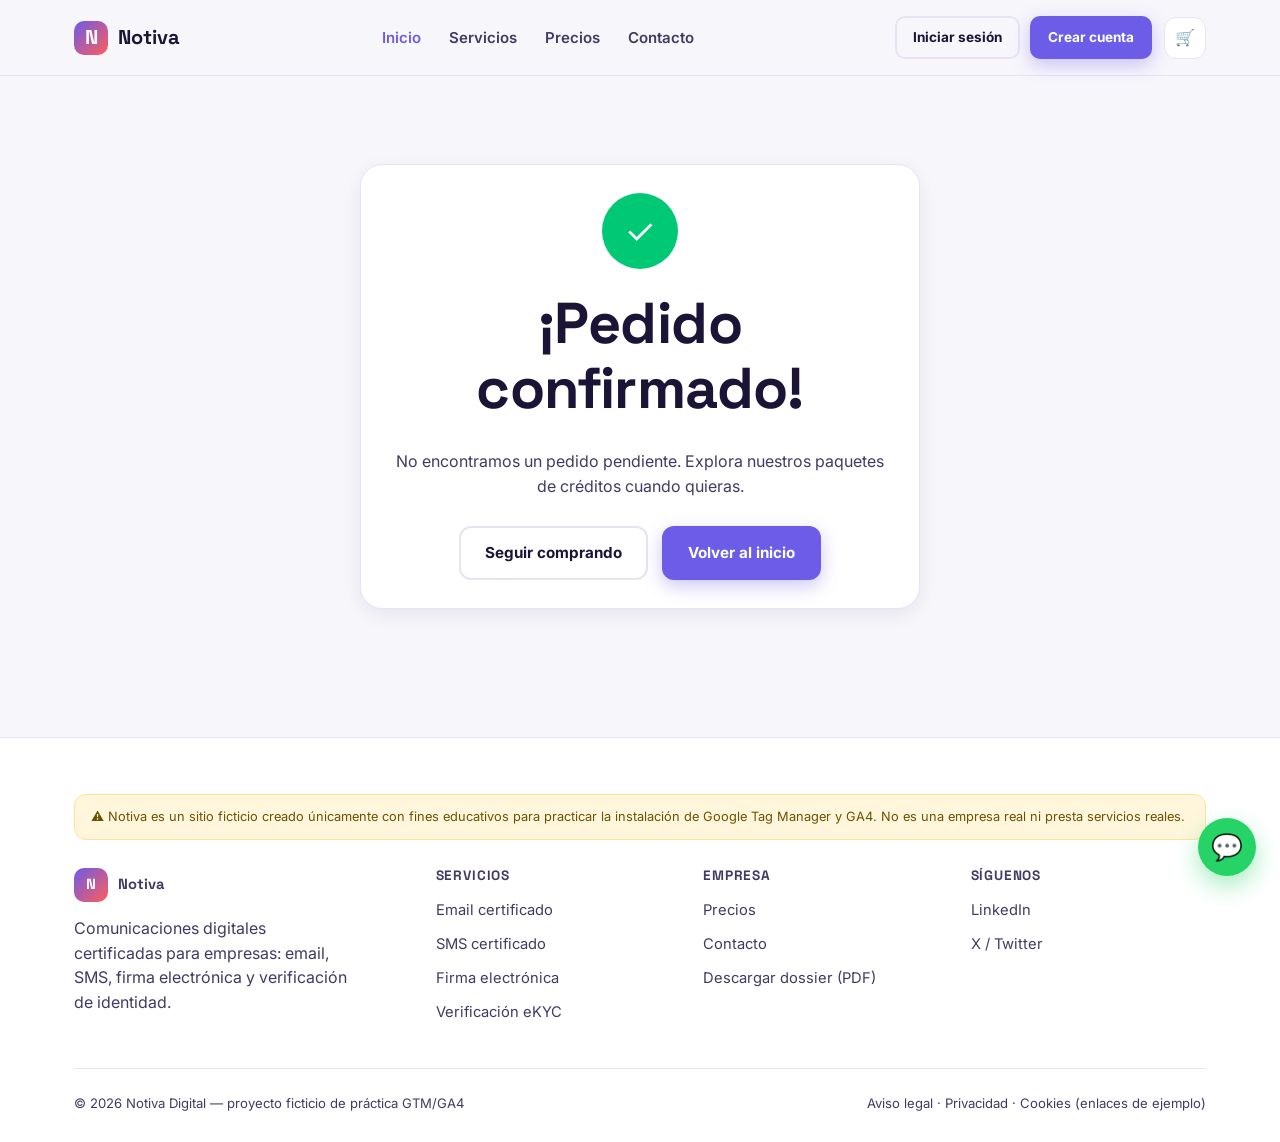
<file: gracias.html>
<!DOCTYPE html>
<html lang="es">
<head>
<meta charset="UTF-8">
<meta name="viewport" content="width=device-width, initial-scale=1.0">
<title>Pedido confirmado — Notiva</title>
<meta name="description" content="Confirmación de compra de créditos Notiva.">

<!-- Google Tag Manager -->
<script>(function(w,d,s,l,i){w[l]=w[l]||[];w[l].push({'gtm.start':
new Date().getTime(),event:'gtm.js'});var f=d.getElementsByTagName(s)[0],
j=d.createElement(s),dl=l!='dataLayer'?'&l='+l:'';j.async=true;j.src=
'https://www.googletagmanager.com/gtm.js?id='+i+dl;f.parentNode.insertBefore(j,f);
})(window,document,'script','dataLayer','GTM-5T43XPSR');</script>
<!-- End Google Tag Manager -->

<link rel="preconnect" href="https://fonts.googleapis.com">
<link rel="preconnect" href="https://fonts.gstatic.com" crossorigin>
<link href="https://fonts.googleapis.com/css2?family=Space+Grotesk:wght@500;700&family=Inter:wght@400;500;600;700;800&display=swap" rel="stylesheet">
<link rel="stylesheet" href="css/styles.css">
</head>
<body>

<!-- Google Tag Manager (noscript) -->
<noscript><iframe src="https://www.googletagmanager.com/ns.html?id=GTM-5T43XPSR"
height="0" width="0" style="display:none;visibility:hidden"></iframe></noscript>
<!-- End Google Tag Manager (noscript) -->

<nav class="nav">
  <div class="nav-inner">
    <a href="index.html" class="logo"><span class="logo-mark">N</span>Notiva</a>
    <ul class="nav-links">
      <li><a href="index.html" class="active">Inicio</a></li>
      <li><a href="servicios.html" >Servicios</a></li>
      <li><a href="precios.html" >Precios</a></li>
      <li><a href="contacto.html" >Contacto</a></li>
    </ul>
    <div class="nav-right">
      <div data-account-area style="display:flex;gap:10px;"></div>
      <a href="carrito.html" class="icon-btn" aria-label="Carrito">
        🛒
        <span class="badge-count" data-cart-badge style="display:none;">0</span>
      </a>
    </div>
  </div>
</nav>

<section class="section">
  <div class="container">
    <div class="card confirm-box" id="confirm-card">
      <div class="confirm-icon">✓</div>
      <h1>¡Pedido confirmado!</h1>
      <p id="confirm-text">Hemos activado tus créditos. Recibirás la factura en tu email en los próximos minutos.</p>
      <div class="order-summary" id="order-summary"></div>
      <div class="hero-cta" style="justify-content:center;margin-top:28px;">
        <a href="precios.html" class="btn btn-outline">Seguir comprando</a>
        <a href="index.html" class="btn btn-primary">Volver al inicio</a>
      </div>
    </div>
  </div>
</section>

<footer>
  <div class="container">
    <div class="footer-disclaimer">⚠️ Notiva es un sitio ficticio creado únicamente con fines educativos para practicar la instalación de Google Tag Manager y GA4. No es una empresa real ni presta servicios reales.</div>
    <div class="footer-grid">
      <div>
        <a href="index.html" class="logo"><span class="logo-mark">N</span>Notiva</a>
        <p style="margin-top:14px;max-width:280px;">Comunicaciones digitales certificadas para empresas: email, SMS, firma electrónica y verificación de identidad.</p>
      </div>
      <div><h4>Servicios</h4><ul>
        <li><a href="servicios.html#email">Email certificado</a></li>
        <li><a href="servicios.html#sms">SMS certificado</a></li>
        <li><a href="servicios.html#firma">Firma electrónica</a></li>
        <li><a href="servicios.html#ekyc">Verificación eKYC</a></li>
      </ul></div>
      <div><h4>Empresa</h4><ul>
        <li><a href="precios.html">Precios</a></li>
        <li><a href="contacto.html">Contacto</a></li>
        <li><a href="assets/dossier-notiva.pdf" download>Descargar dossier (PDF)</a></li>
      </ul></div>
      <div><h4>Síguenos</h4><ul>
        <li><a href="https://www.linkedin.com" target="_blank" rel="noopener">LinkedIn</a></li>
        <li><a href="https://www.twitter.com" target="_blank" rel="noopener">X / Twitter</a></li>
      </ul></div>
    </div>
    <div class="footer-bottom">
      <span>© <span id="year"></span> Notiva Digital — proyecto ficticio de práctica GTM/GA4</span>
      <span>Aviso legal · Privacidad · Cookies (enlaces de ejemplo)</span>
    </div>
  </div>
</footer>
<a href="https://wa.me/34600000000" class="wa-float" data-wa-click aria-label="Contactar por WhatsApp" target="_blank" rel="noopener">💬</a>

<script src="js/app.js"></script>

<script>
document.addEventListener('DOMContentLoaded', function(){
  var cart = getCart();
  var summary = document.getElementById('order-summary');
  if(cart.length === 0){
    document.getElementById('confirm-text').textContent = 'No encontramos un pedido pendiente. Explora nuestros paquetes de créditos cuando quieras.';
    return;
  }
  var subtotal = cartTotal();
  var iva = Math.round(subtotal*0.21*100)/100;
  var total = subtotal + iva;
  var transactionId = 'NTV-' + Date.now();

  summary.innerHTML = '<h3>Nº de pedido: '+transactionId+'</h3>' + cart.map(function(i){
    return '<div class="summary-row"><span>'+i.item_name+' × '+i.quantity+'</span><span>'+(i.price*i.quantity)+'€</span></div>';
  }).join('') + '<div class="summary-row total"><span>Total pagado</span><span>'+total.toFixed(2)+'€</span></div>';

  pushDL({ ecommerce: null });
  pushDL({
    event: 'purchase',
    ecommerce: {
      transaction_id: transactionId,
      currency: 'EUR',
      value: total,
      tax: iva,
      items: cart
    }
  });

  clearCart();
});
</script>

</body>
</html>
</file>
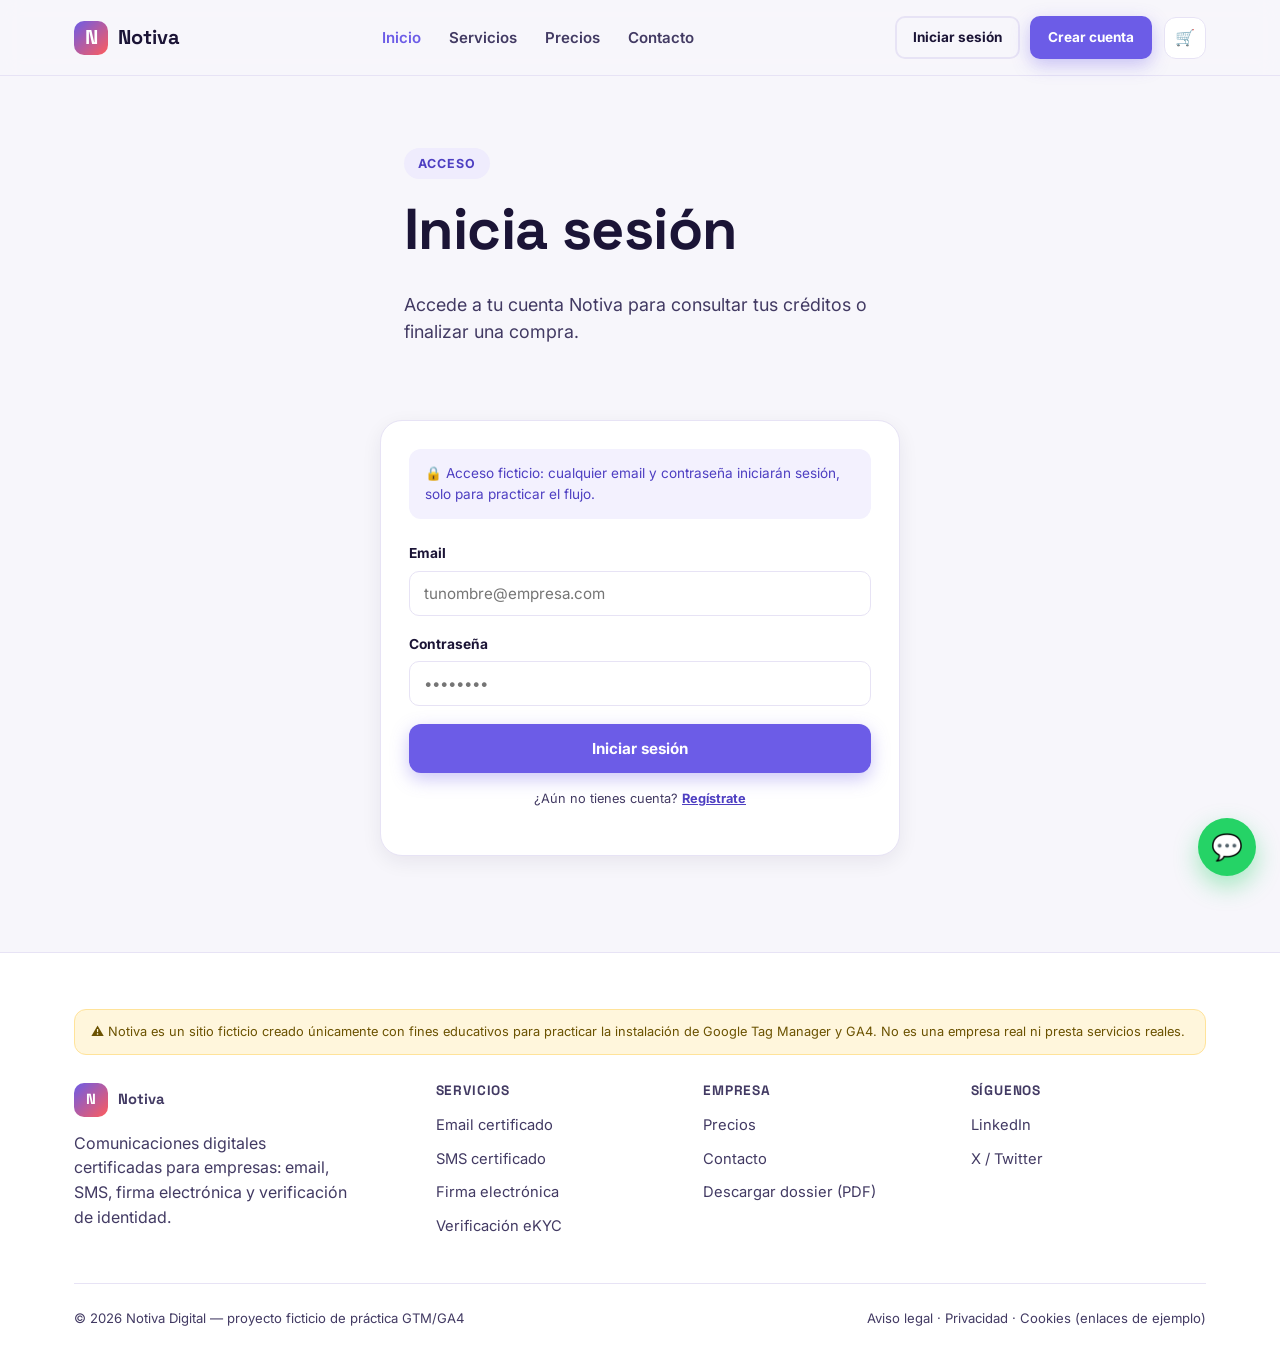
<file: login.html>
<!DOCTYPE html>
<html lang="es">
<head>
<meta charset="UTF-8">
<meta name="viewport" content="width=device-width, initial-scale=1.0">
<title>Iniciar sesión — Notiva</title>
<meta name="description" content="Accede a tu cuenta Notiva.">

<!-- Google Tag Manager -->
<script>(function(w,d,s,l,i){w[l]=w[l]||[];w[l].push({'gtm.start':
new Date().getTime(),event:'gtm.js'});var f=d.getElementsByTagName(s)[0],
j=d.createElement(s),dl=l!='dataLayer'?'&l='+l:'';j.async=true;j.src=
'https://www.googletagmanager.com/gtm.js?id='+i+dl;f.parentNode.insertBefore(j,f);
})(window,document,'script','dataLayer','GTM-5T43XPSR');</script>
<!-- End Google Tag Manager -->
  
<link rel="preconnect" href="https://fonts.googleapis.com">
<link rel="preconnect" href="https://fonts.gstatic.com" crossorigin>
<link href="https://fonts.googleapis.com/css2?family=Space+Grotesk:wght@500;700&family=Inter:wght@400;500;600;700;800&display=swap" rel="stylesheet">
<link rel="stylesheet" href="css/styles.css">
</head>
<body>

<!-- Google Tag Manager (noscript) -->
<noscript><iframe src="https://www.googletagmanager.com/ns.html?id=GTM-5T43XPSR"
height="0" width="0" style="display:none;visibility:hidden"></iframe></noscript>
<!-- End Google Tag Manager (noscript) -->

<nav class="nav">
  <div class="nav-inner">
    <a href="index.html" class="logo"><span class="logo-mark">N</span>Notiva</a>
    <ul class="nav-links">
      <li><a href="index.html" class="active">Inicio</a></li>
      <li><a href="servicios.html" >Servicios</a></li>
      <li><a href="precios.html" >Precios</a></li>
      <li><a href="contacto.html" >Contacto</a></li>
    </ul>
    <div class="nav-right">
      <div data-account-area style="display:flex;gap:10px;"></div>
      <a href="carrito.html" class="icon-btn" aria-label="Carrito">
        🛒
        <span class="badge-count" data-cart-badge style="display:none;">0</span>
      </a>
    </div>
  </div>
</nav>

<header class="hero" style="padding-bottom:0;">
  <div class="container" style="max-width:520px;">
    <span class="eyebrow">Acceso</span>
    <h1>Inicia sesión</h1>
    <p class="lead">Accede a tu cuenta Notiva para consultar tus créditos o finalizar una compra.</p>
  </div>
</header>
<section class="section--tight">
  <div class="container">
    <div class="card form-card">
      <div class="form-note">🔒 Acceso ficticio: cualquier email y contraseña iniciarán sesión, solo para practicar el flujo.</div>
      <form id="login-form">
        <div class="field"><label for="email">Email</label><input id="email" type="email" required placeholder="tunombre@empresa.com"></div>
        <div class="field"><label for="password">Contraseña</label><input id="password" type="password" required placeholder="••••••••"></div>
        <button type="submit" class="btn btn-primary btn-block">Iniciar sesión</button>
        <p class="helper" style="text-align:center;margin-top:16px;">¿Aún no tienes cuenta? <a href="registro.html" style="color:var(--purple-dark);font-weight:700;">Regístrate</a></p>
      </form>
    </div>
  </div>
</section>

<footer>
  <div class="container">
    <div class="footer-disclaimer">⚠️ Notiva es un sitio ficticio creado únicamente con fines educativos para practicar la instalación de Google Tag Manager y GA4. No es una empresa real ni presta servicios reales.</div>
    <div class="footer-grid">
      <div>
        <a href="index.html" class="logo"><span class="logo-mark">N</span>Notiva</a>
        <p style="margin-top:14px;max-width:280px;">Comunicaciones digitales certificadas para empresas: email, SMS, firma electrónica y verificación de identidad.</p>
      </div>
      <div><h4>Servicios</h4><ul>
        <li><a href="servicios.html#email">Email certificado</a></li>
        <li><a href="servicios.html#sms">SMS certificado</a></li>
        <li><a href="servicios.html#firma">Firma electrónica</a></li>
        <li><a href="servicios.html#ekyc">Verificación eKYC</a></li>
      </ul></div>
      <div><h4>Empresa</h4><ul>
        <li><a href="precios.html">Precios</a></li>
        <li><a href="contacto.html">Contacto</a></li>
        <li><a href="assets/dossier-notiva.pdf" download>Descargar dossier (PDF)</a></li>
      </ul></div>
      <div><h4>Síguenos</h4><ul>
        <li><a href="https://www.linkedin.com" target="_blank" rel="noopener">LinkedIn</a></li>
        <li><a href="https://www.twitter.com" target="_blank" rel="noopener">X / Twitter</a></li>
      </ul></div>
    </div>
    <div class="footer-bottom">
      <span>© <span id="year"></span> Notiva Digital — proyecto ficticio de práctica GTM/GA4</span>
      <span>Aviso legal · Privacidad · Cookies (enlaces de ejemplo)</span>
    </div>
  </div>
</footer>
<a href="https://wa.me/34600000000" class="wa-float" data-wa-click aria-label="Contactar por WhatsApp" target="_blank" rel="noopener">💬</a>

<script src="js/app.js"></script>

<script>
document.getElementById('login-form').addEventListener('submit', function(e){
  e.preventDefault();
  var email = document.getElementById('email').value.trim();
  setSession({ nombre: email.split('@')[0] || 'Usuario Notiva', empresa: '', email: email });
  pushDL({ event: 'login', method: 'formulario_web' });
  showToast('Sesión iniciada');
  var next = sessionStorage.getItem('notiva_next');
  sessionStorage.removeItem('notiva_next');
  setTimeout(function(){
    window.location.href = next === 'carrito.html' ? 'gracias.html' : 'index.html';
  }, 500);
});
</script>

</body>
</html>
</file>
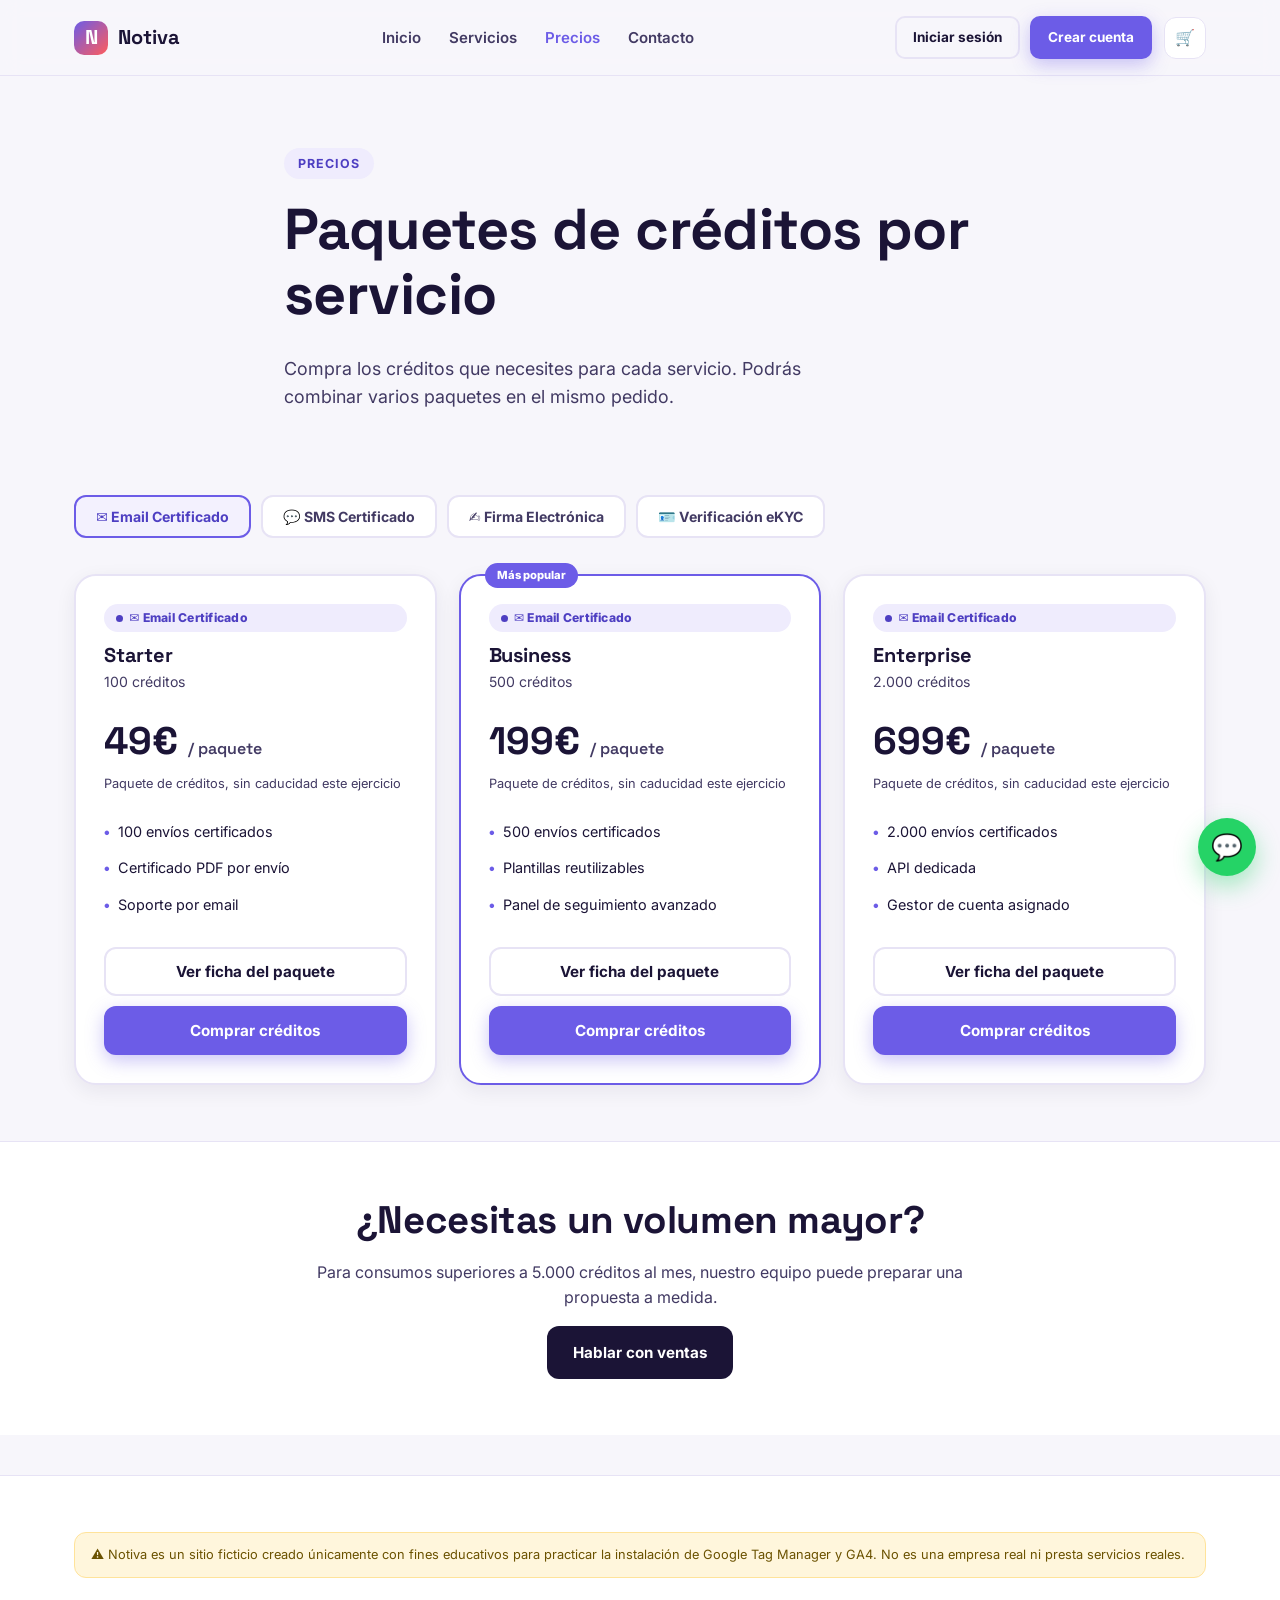
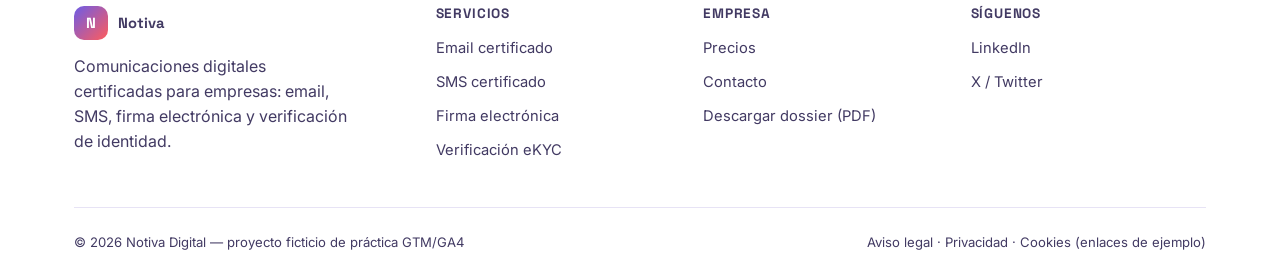
<file: precios.html>
<!DOCTYPE html>
<html lang="es">
<head>
<meta charset="UTF-8">
<meta name="viewport" content="width=device-width, initial-scale=1.0">
<title>Precios — Notiva</title>
<meta name="description" content="Paquetes de créditos para email certificado, SMS certificado, firma electrónica y eKYC.">

<!-- Google Tag Manager -->
<script>(function(w,d,s,l,i){w[l]=w[l]||[];w[l].push({'gtm.start':
new Date().getTime(),event:'gtm.js'});var f=d.getElementsByTagName(s)[0],
j=d.createElement(s),dl=l!='dataLayer'?'&l='+l:'';j.async=true;j.src=
'https://www.googletagmanager.com/gtm.js?id='+i+dl;f.parentNode.insertBefore(j,f);
})(window,document,'script','dataLayer','GTM-5T43XPSR');</script>
<!-- End Google Tag Manager -->

<link rel="preconnect" href="https://fonts.googleapis.com">
<link rel="preconnect" href="https://fonts.gstatic.com" crossorigin>
<link href="https://fonts.googleapis.com/css2?family=Space+Grotesk:wght@500;700&family=Inter:wght@400;500;600;700;800&display=swap" rel="stylesheet">
<link rel="stylesheet" href="css/styles.css">
</head>
<body>

<!-- Google Tag Manager (noscript) -->
<noscript><iframe src="https://www.googletagmanager.com/ns.html?id=GTM-5T43XPSR"
height="0" width="0" style="display:none;visibility:hidden"></iframe></noscript>
<!-- End Google Tag Manager (noscript) -->

<nav class="nav">
  <div class="nav-inner">
    <a href="index.html" class="logo"><span class="logo-mark">N</span>Notiva</a>
    <ul class="nav-links">
      <li><a href="index.html" >Inicio</a></li>
      <li><a href="servicios.html" >Servicios</a></li>
      <li><a href="precios.html" class="active">Precios</a></li>
      <li><a href="contacto.html" >Contacto</a></li>
    </ul>
    <div class="nav-right">
      <div data-account-area style="display:flex;gap:10px;"></div>
      <a href="carrito.html" class="icon-btn" aria-label="Carrito">
        🛒
        <span class="badge-count" data-cart-badge style="display:none;">0</span>
      </a>
    </div>
  </div>
</nav>

<header class="hero" style="padding-bottom:10px;">
  <div class="container" style="max-width:760px;">
    <span class="eyebrow">Precios</span>
    <h1>Paquetes de créditos por servicio</h1>
    <p class="lead">Compra los créditos que necesites para cada servicio. Podrás combinar varios paquetes en el mismo pedido.</p>
  </div>
</header>

<section class="section--tight">
  <div class="container">
    <div class="service-tabs">
      <button class="tab-btn active" data-tab="email" onclick="switchTab('email')">✉️ Email Certificado</button>
<button class="tab-btn" data-tab="sms" onclick="switchTab('sms')">💬 SMS Certificado</button>
<button class="tab-btn" data-tab="firma" onclick="switchTab('firma')">✍️ Firma Electrónica</button>
<button class="tab-btn" data-tab="ekyc" onclick="switchTab('ekyc')">🪪 Verificación eKYC</button>

    </div>
    <div class="pricing-panel active" id="panel-email"><div class="grid grid-3">
      <div class="card price-card">
        <span class="pill pill-purple">✉️ Email Certificado</span>
        <h3 style="margin-top:12px;">Starter</h3>
        <div class="credits">100 créditos</div>
        <div class="amount">49€ <span>/ paquete</span></div>
        <div class="per-credit">Paquete de créditos, sin caducidad este ejercicio</div>
        <ul><li>100 envíos certificados</li><li>Certificado PDF por envío</li><li>Soporte por email</li></ul>
        <button class="btn btn-outline btn-block" style="margin-bottom:10px;"
          onclick="openPackageModal('EMAIL-100')">Ver ficha del paquete</button>
        <button class="btn btn-primary btn-block" onclick="addToCart('EMAIL-100'); ">Comprar créditos</button>
      </div>
      <div class="card price-card featured">
        <span class="pill pill-purple">✉️ Email Certificado</span>
        <h3 style="margin-top:12px;">Business</h3>
        <div class="credits">500 créditos</div>
        <div class="amount">199€ <span>/ paquete</span></div>
        <div class="per-credit">Paquete de créditos, sin caducidad este ejercicio</div>
        <ul><li>500 envíos certificados</li><li>Plantillas reutilizables</li><li>Panel de seguimiento avanzado</li></ul>
        <button class="btn btn-outline btn-block" style="margin-bottom:10px;"
          onclick="openPackageModal('EMAIL-500')">Ver ficha del paquete</button>
        <button class="btn btn-primary btn-block" onclick="addToCart('EMAIL-500'); ">Comprar créditos</button>
      </div>
      <div class="card price-card">
        <span class="pill pill-purple">✉️ Email Certificado</span>
        <h3 style="margin-top:12px;">Enterprise</h3>
        <div class="credits">2.000 créditos</div>
        <div class="amount">699€ <span>/ paquete</span></div>
        <div class="per-credit">Paquete de créditos, sin caducidad este ejercicio</div>
        <ul><li>2.000 envíos certificados</li><li>API dedicada</li><li>Gestor de cuenta asignado</li></ul>
        <button class="btn btn-outline btn-block" style="margin-bottom:10px;"
          onclick="openPackageModal('EMAIL-2000')">Ver ficha del paquete</button>
        <button class="btn btn-primary btn-block" onclick="addToCart('EMAIL-2000'); ">Comprar créditos</button>
      </div></div></div>
<div class="pricing-panel" id="panel-sms"><div class="grid grid-3">
      <div class="card price-card">
        <span class="pill pill-yellow">💬 SMS Certificado</span>
        <h3 style="margin-top:12px;">Starter</h3>
        <div class="credits">200 créditos</div>
        <div class="amount">39€ <span>/ paquete</span></div>
        <div class="per-credit">Paquete de créditos, sin caducidad este ejercicio</div>
        <ul><li>200 SMS certificados</li><li>Confirmación de entrega</li><li>Soporte por email</li></ul>
        <button class="btn btn-outline btn-block" style="margin-bottom:10px;"
          onclick="openPackageModal('SMS-200')">Ver ficha del paquete</button>
        <button class="btn btn-primary btn-block" onclick="addToCart('SMS-200'); ">Comprar créditos</button>
      </div>
      <div class="card price-card featured">
        <span class="pill pill-yellow">💬 SMS Certificado</span>
        <h3 style="margin-top:12px;">Business</h3>
        <div class="credits">1.000 créditos</div>
        <div class="amount">169€ <span>/ paquete</span></div>
        <div class="per-credit">Paquete de créditos, sin caducidad este ejercicio</div>
        <ul><li>1.000 SMS certificados</li><li>Plantillas por tipo de aviso</li><li>Informes mensuales</li></ul>
        <button class="btn btn-outline btn-block" style="margin-bottom:10px;"
          onclick="openPackageModal('SMS-1000')">Ver ficha del paquete</button>
        <button class="btn btn-primary btn-block" onclick="addToCart('SMS-1000'); ">Comprar créditos</button>
      </div>
      <div class="card price-card">
        <span class="pill pill-yellow">💬 SMS Certificado</span>
        <h3 style="margin-top:12px;">Enterprise</h3>
        <div class="credits">5.000 créditos</div>
        <div class="amount">699€ <span>/ paquete</span></div>
        <div class="per-credit">Paquete de créditos, sin caducidad este ejercicio</div>
        <ul><li>5.000 SMS certificados</li><li>API dedicada</li><li>Gestor de cuenta asignado</li></ul>
        <button class="btn btn-outline btn-block" style="margin-bottom:10px;"
          onclick="openPackageModal('SMS-5000')">Ver ficha del paquete</button>
        <button class="btn btn-primary btn-block" onclick="addToCart('SMS-5000'); ">Comprar créditos</button>
      </div></div></div>
<div class="pricing-panel" id="panel-firma"><div class="grid grid-3">
      <div class="card price-card">
        <span class="pill pill-green">✍️ Firma Electrónica</span>
        <h3 style="margin-top:12px;">Starter</h3>
        <div class="credits">50 firmas</div>
        <div class="amount">59€ <span>/ paquete</span></div>
        <div class="per-credit">Paquete de créditos, sin caducidad este ejercicio</div>
        <ul><li>50 documentos firmados</li><li>Firma simple y avanzada</li><li>Soporte por email</li></ul>
        <button class="btn btn-outline btn-block" style="margin-bottom:10px;"
          onclick="openPackageModal('FIRMA-50')">Ver ficha del paquete</button>
        <button class="btn btn-primary btn-block" onclick="addToCart('FIRMA-50'); ">Comprar créditos</button>
      </div>
      <div class="card price-card featured">
        <span class="pill pill-green">✍️ Firma Electrónica</span>
        <h3 style="margin-top:12px;">Business</h3>
        <div class="credits">250 firmas</div>
        <div class="amount">249€ <span>/ paquete</span></div>
        <div class="per-credit">Paquete de créditos, sin caducidad este ejercicio</div>
        <ul><li>250 documentos firmados</li><li>Flujos multi-firmante</li><li>Plantillas de documentos</li></ul>
        <button class="btn btn-outline btn-block" style="margin-bottom:10px;"
          onclick="openPackageModal('FIRMA-250')">Ver ficha del paquete</button>
        <button class="btn btn-primary btn-block" onclick="addToCart('FIRMA-250'); ">Comprar créditos</button>
      </div>
      <div class="card price-card">
        <span class="pill pill-green">✍️ Firma Electrónica</span>
        <h3 style="margin-top:12px;">Enterprise</h3>
        <div class="credits">1.000 firmas</div>
        <div class="amount">799€ <span>/ paquete</span></div>
        <div class="per-credit">Paquete de créditos, sin caducidad este ejercicio</div>
        <ul><li>1.000 documentos firmados</li><li>Firma cualificada</li><li>Gestor de cuenta asignado</li></ul>
        <button class="btn btn-outline btn-block" style="margin-bottom:10px;"
          onclick="openPackageModal('FIRMA-1000')">Ver ficha del paquete</button>
        <button class="btn btn-primary btn-block" onclick="addToCart('FIRMA-1000'); ">Comprar créditos</button>
      </div></div></div>
<div class="pricing-panel" id="panel-ekyc"><div class="grid grid-3">
      <div class="card price-card">
        <span class="pill pill-coral">🪪 Verificación eKYC</span>
        <h3 style="margin-top:12px;">Starter</h3>
        <div class="credits">50 verificaciones</div>
        <div class="amount">79€ <span>/ paquete</span></div>
        <div class="per-credit">Paquete de créditos, sin caducidad este ejercicio</div>
        <ul><li>50 verificaciones de identidad</li><li>Biometría facial</li><li>Soporte por email</li></ul>
        <button class="btn btn-outline btn-block" style="margin-bottom:10px;"
          onclick="openPackageModal('EKYC-50')">Ver ficha del paquete</button>
        <button class="btn btn-primary btn-block" onclick="addToCart('EKYC-50'); ">Comprar créditos</button>
      </div>
      <div class="card price-card featured">
        <span class="pill pill-coral">🪪 Verificación eKYC</span>
        <h3 style="margin-top:12px;">Business</h3>
        <div class="credits">250 verificaciones</div>
        <div class="amount">329€ <span>/ paquete</span></div>
        <div class="per-credit">Paquete de créditos, sin caducidad este ejercicio</div>
        <ul><li>250 verificaciones de identidad</li><li>Informe de confianza</li><li>Integración por API</li></ul>
        <button class="btn btn-outline btn-block" style="margin-bottom:10px;"
          onclick="openPackageModal('EKYC-250')">Ver ficha del paquete</button>
        <button class="btn btn-primary btn-block" onclick="addToCart('EKYC-250'); ">Comprar créditos</button>
      </div>
      <div class="card price-card">
        <span class="pill pill-coral">🪪 Verificación eKYC</span>
        <h3 style="margin-top:12px;">Enterprise</h3>
        <div class="credits">1.000 verificaciones</div>
        <div class="amount">999€ <span>/ paquete</span></div>
        <div class="per-credit">Paquete de créditos, sin caducidad este ejercicio</div>
        <ul><li>1.000 verificaciones de identidad</li><li>Enlace compartible</li><li>Gestor de cuenta asignado</li></ul>
        <button class="btn btn-outline btn-block" style="margin-bottom:10px;"
          onclick="openPackageModal('EKYC-1000')">Ver ficha del paquete</button>
        <button class="btn btn-primary btn-block" onclick="addToCart('EKYC-1000'); ">Comprar créditos</button>
      </div></div></div>

  </div>
</section>

<section class="section--tight" style="background:#fff;border-top:1px solid var(--line);">
  <div class="container" style="max-width:760px;text-align:center;">
    <h2>¿Necesitas un volumen mayor?</h2>
    <p>Para consumos superiores a 5.000 créditos al mes, nuestro equipo puede preparar una propuesta a medida.</p>
    <a href="contacto.html" class="btn btn-dark">Hablar con ventas</a>
  </div>
</section>

<div class="modal-overlay" id="pkg-modal-overlay" style="display:none;position:fixed;inset:0;background:rgba(27,20,54,.55);z-index:90;align-items:center;justify-content:center;padding:20px;">
  <div class="card" id="pkg-modal-card" style="max-width:440px;width:100%;position:relative;">
    <button onclick="closePackageModal()" aria-label="Cerrar" style="position:absolute;top:16px;right:16px;background:none;border:none;font-size:1.3rem;cursor:pointer;">✕</button>
    <div id="pkg-modal-body"></div>
  </div>
</div>

<footer>
  <div class="container">
    <div class="footer-disclaimer">⚠️ Notiva es un sitio ficticio creado únicamente con fines educativos para practicar la instalación de Google Tag Manager y GA4. No es una empresa real ni presta servicios reales.</div>
    <div class="footer-grid">
      <div>
        <a href="index.html" class="logo"><span class="logo-mark">N</span>Notiva</a>
        <p style="margin-top:14px;max-width:280px;">Comunicaciones digitales certificadas para empresas: email, SMS, firma electrónica y verificación de identidad.</p>
      </div>
      <div><h4>Servicios</h4><ul>
        <li><a href="servicios.html#email">Email certificado</a></li>
        <li><a href="servicios.html#sms">SMS certificado</a></li>
        <li><a href="servicios.html#firma">Firma electrónica</a></li>
        <li><a href="servicios.html#ekyc">Verificación eKYC</a></li>
      </ul></div>
      <div><h4>Empresa</h4><ul>
        <li><a href="precios.html">Precios</a></li>
        <li><a href="contacto.html">Contacto</a></li>
        <li><a href="assets/dossier-notiva.pdf" download>Descargar dossier (PDF)</a></li>
      </ul></div>
      <div><h4>Síguenos</h4><ul>
        <li><a href="https://www.linkedin.com" target="_blank" rel="noopener">LinkedIn</a></li>
        <li><a href="https://www.twitter.com" target="_blank" rel="noopener">X / Twitter</a></li>
      </ul></div>
    </div>
    <div class="footer-bottom">
      <span>© <span id="year"></span> Notiva Digital — proyecto ficticio de práctica GTM/GA4</span>
      <span>Aviso legal · Privacidad · Cookies (enlaces de ejemplo)</span>
    </div>
  </div>
</footer>
<a href="https://wa.me/34600000000" class="wa-float" data-wa-click aria-label="Contactar por WhatsApp" target="_blank" rel="noopener">💬</a>

<script src="js/app.js"></script>

<script>
function switchTab(key){
  document.querySelectorAll('.tab-btn').forEach(b=>b.classList.toggle('active', b.dataset.tab===key));
  document.querySelectorAll('.pricing-panel').forEach(p=>p.classList.toggle('active', p.id === 'panel-'+key));
  pushTabViewItemList(key);
}

function pushTabViewItemList(key){
  var svc = NOTIVA_CATALOG[key];
  if(!svc) return;
  var items = svc.packages.map(function(p){ return { item_id:p.id, item_name:p.name, item_category:svc.name, price:p.price, currency:'EUR' }; });
  pushDL({ ecommerce: null });
  pushDL({ event:'view_item_list', ecommerce:{ item_list_name: svc.name, items: items } });
}

function openPackageModal(pkgId){
  var pkg = findPackage(pkgId);
  if(!pkg) return;
  pushDL({ ecommerce:null });
  pushDL({ event:'view_item', ecommerce:{ currency:'EUR', value:pkg.price, items:[ toItem(pkg,1) ] } });

  document.getElementById('pkg-modal-body').innerHTML =
    '<span class="pill pill-purple">'+pkg.category+'</span>'+
    '<h3 style="margin-top:12px;">'+pkg.name+'</h3>'+
    '<p>Paquete de créditos para '+pkg.category.toLowerCase()+'. Consulta el detalle de uso desde tu panel una vez activada la cuenta.</p>'+
    '<div class="amount" style="margin:14px 0;">'+pkg.price+'€</div>'+
    '<button class="btn btn-primary btn-block" onclick="addToCart(\''+pkg.id+'\'); closePackageModal();">Añadir al carrito</button>';
  document.getElementById('pkg-modal-overlay').style.display = 'flex';
}
function closePackageModal(){ document.getElementById('pkg-modal-overlay').style.display = 'none'; }

document.addEventListener('DOMContentLoaded', function(){ pushTabViewItemList('email'); });
</script>

</body>
</html>
</file>
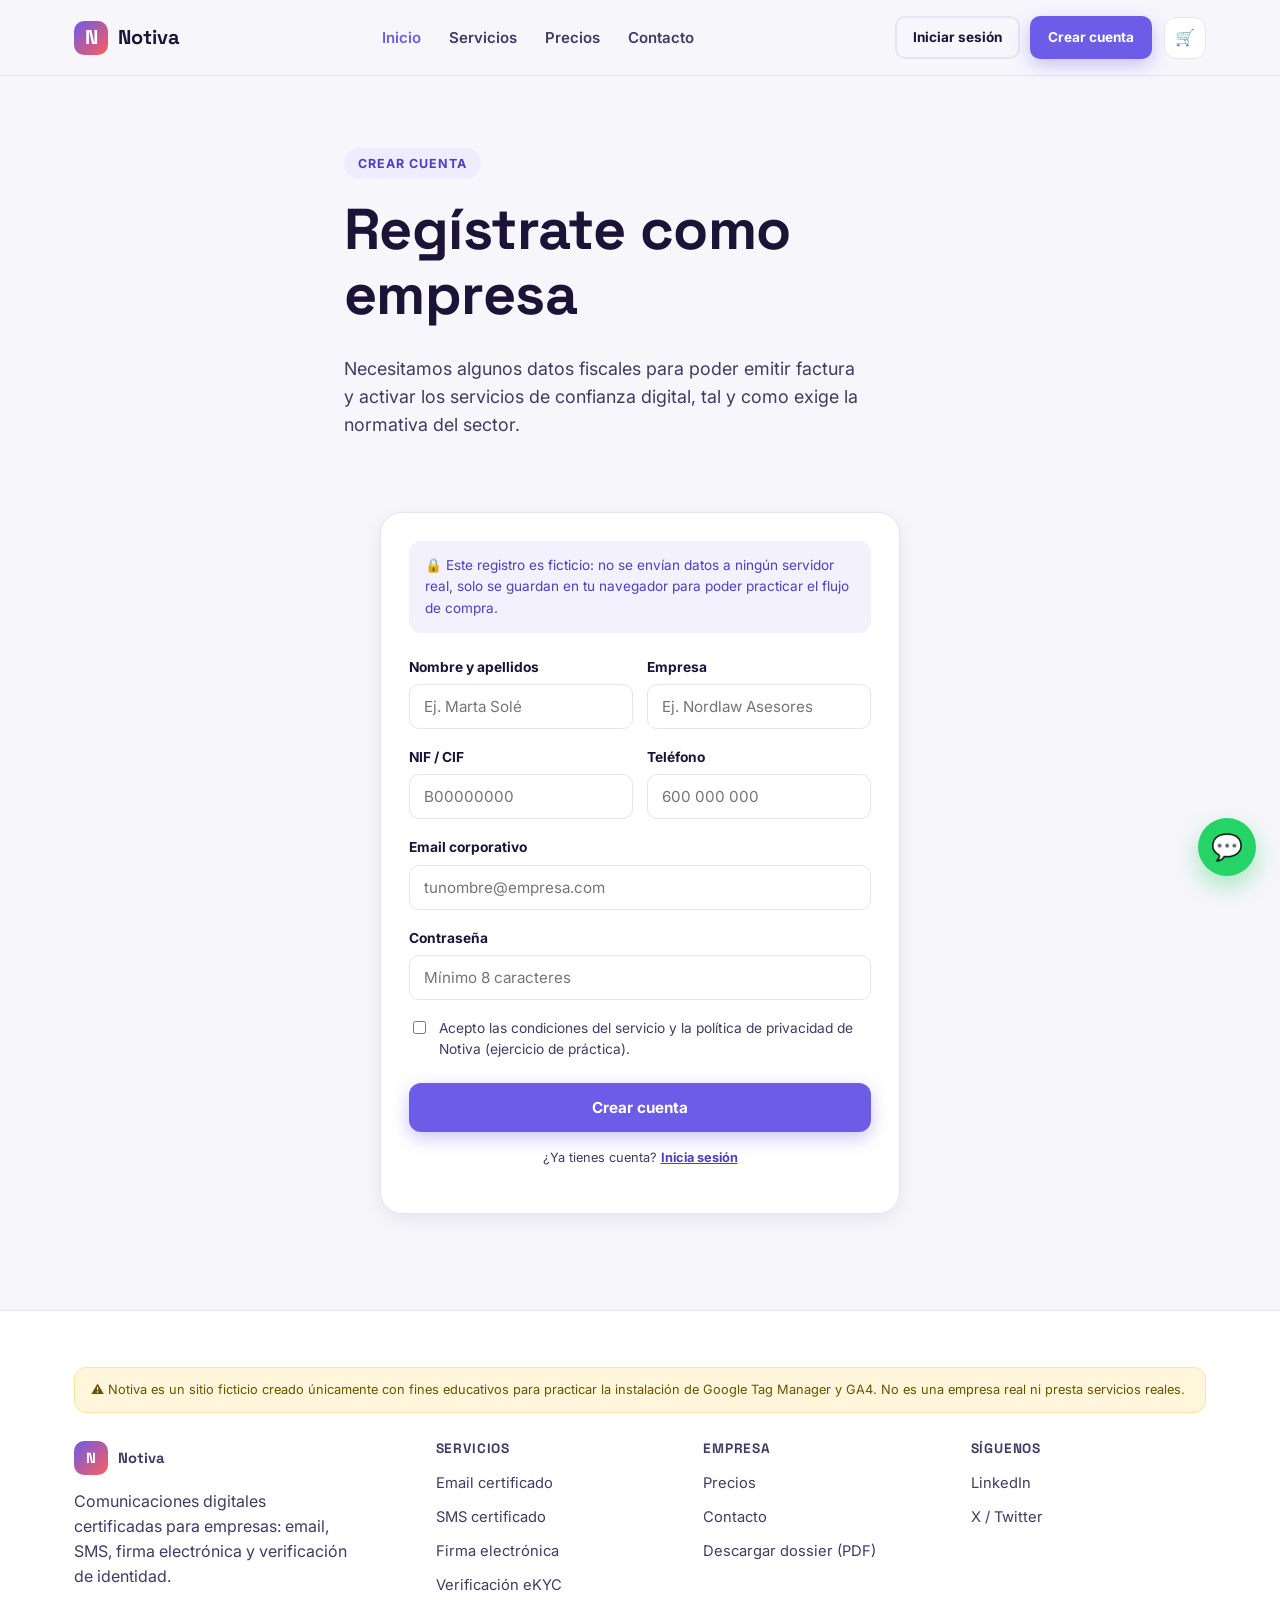
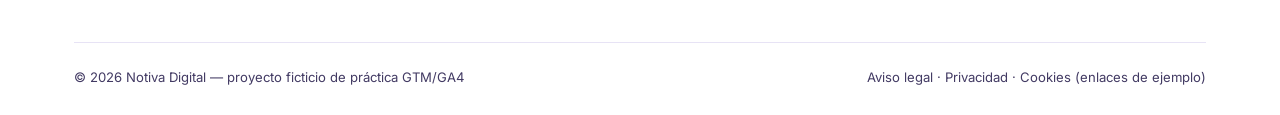
<file: registro.html>
<!DOCTYPE html>
<html lang="es">
<head>
<meta charset="UTF-8">
<meta name="viewport" content="width=device-width, initial-scale=1.0">
<title>Crear cuenta — Notiva</title>
<meta name="description" content="Regístrate como empresa para activar los servicios de confianza digital de Notiva.">

<!-- Google Tag Manager -->
<script>(function(w,d,s,l,i){w[l]=w[l]||[];w[l].push({'gtm.start':
new Date().getTime(),event:'gtm.js'});var f=d.getElementsByTagName(s)[0],
j=d.createElement(s),dl=l!='dataLayer'?'&l='+l:'';j.async=true;j.src=
'https://www.googletagmanager.com/gtm.js?id='+i+dl;f.parentNode.insertBefore(j,f);
})(window,document,'script','dataLayer','GTM-5T43XPSR');</script>
<!-- End Google Tag Manager -->
     
<link rel="preconnect" href="https://fonts.googleapis.com">
<link rel="preconnect" href="https://fonts.gstatic.com" crossorigin>
<link href="https://fonts.googleapis.com/css2?family=Space+Grotesk:wght@500;700&family=Inter:wght@400;500;600;700;800&display=swap" rel="stylesheet">
<link rel="stylesheet" href="css/styles.css">
</head>
<body>

<!-- Google Tag Manager (noscript) -->
<noscript><iframe src="https://www.googletagmanager.com/ns.html?id=GTM-5T43XPSR"
height="0" width="0" style="display:none;visibility:hidden"></iframe></noscript>
<!-- End Google Tag Manager (noscript) -->
     
<nav class="nav">
  <div class="nav-inner">
    <a href="index.html" class="logo"><span class="logo-mark">N</span>Notiva</a>
    <ul class="nav-links">
      <li><a href="index.html" class="active">Inicio</a></li>
      <li><a href="servicios.html" >Servicios</a></li>
      <li><a href="precios.html" >Precios</a></li>
      <li><a href="contacto.html" >Contacto</a></li>
    </ul>
    <div class="nav-right">
      <div data-account-area style="display:flex;gap:10px;"></div>
      <a href="carrito.html" class="icon-btn" aria-label="Carrito">
        🛒
        <span class="badge-count" data-cart-badge style="display:none;">0</span>
      </a>
    </div>
  </div>
</nav>

<header class="hero" style="padding-bottom:0;">
  <div class="container" style="max-width:640px;">
    <span class="eyebrow">Crear cuenta</span>
    <h1>Regístrate como empresa</h1>
    <p class="lead">Necesitamos algunos datos fiscales para poder emitir factura y activar los servicios de confianza digital, tal y como exige la normativa del sector.</p>
  </div>
</header>

<section class="section--tight">
  <div class="container">
    <div class="card form-card">
      <div class="form-note">🔒 Este registro es ficticio: no se envían datos a ningún servidor real, solo se guardan en tu navegador para poder practicar el flujo de compra.</div>
      <form id="registro-form">
        <div class="field-row">
          <div class="field"><label for="nombre">Nombre y apellidos</label><input id="nombre" required placeholder="Ej. Marta Solé"></div>
          <div class="field"><label for="empresa">Empresa</label><input id="empresa" required placeholder="Ej. Nordlaw Asesores"></div>
        </div>
        <div class="field-row">
          <div class="field"><label for="cif">NIF / CIF</label><input id="cif" required placeholder="B00000000"></div>
          <div class="field"><label for="telefono">Teléfono</label><input id="telefono" type="tel" required placeholder="600 000 000"></div>
        </div>
        <div class="field"><label for="email">Email corporativo</label><input id="email" type="email" required placeholder="tunombre@empresa.com"></div>
        <div class="field"><label for="password">Contraseña</label><input id="password" type="password" required placeholder="Mínimo 8 caracteres"></div>
        <div class="checkbox-row">
          <input type="checkbox" id="acepto" required>
          <label for="acepto">Acepto las condiciones del servicio y la política de privacidad de Notiva (ejercicio de práctica).</label>
        </div>
        <button type="submit" class="btn btn-primary btn-block">Crear cuenta</button>
        <p class="helper" style="text-align:center;margin-top:16px;">¿Ya tienes cuenta? <a href="login.html" style="color:var(--purple-dark);font-weight:700;">Inicia sesión</a></p>
      </form>
    </div>
  </div>
</section>

<footer>
  <div class="container">
    <div class="footer-disclaimer">⚠️ Notiva es un sitio ficticio creado únicamente con fines educativos para practicar la instalación de Google Tag Manager y GA4. No es una empresa real ni presta servicios reales.</div>
    <div class="footer-grid">
      <div>
        <a href="index.html" class="logo"><span class="logo-mark">N</span>Notiva</a>
        <p style="margin-top:14px;max-width:280px;">Comunicaciones digitales certificadas para empresas: email, SMS, firma electrónica y verificación de identidad.</p>
      </div>
      <div><h4>Servicios</h4><ul>
        <li><a href="servicios.html#email">Email certificado</a></li>
        <li><a href="servicios.html#sms">SMS certificado</a></li>
        <li><a href="servicios.html#firma">Firma electrónica</a></li>
        <li><a href="servicios.html#ekyc">Verificación eKYC</a></li>
      </ul></div>
      <div><h4>Empresa</h4><ul>
        <li><a href="precios.html">Precios</a></li>
        <li><a href="contacto.html">Contacto</a></li>
        <li><a href="assets/dossier-notiva.pdf" download>Descargar dossier (PDF)</a></li>
      </ul></div>
      <div><h4>Síguenos</h4><ul>
        <li><a href="https://www.linkedin.com" target="_blank" rel="noopener">LinkedIn</a></li>
        <li><a href="https://www.twitter.com" target="_blank" rel="noopener">X / Twitter</a></li>
      </ul></div>
    </div>
    <div class="footer-bottom">
      <span>© <span id="year"></span> Notiva Digital — proyecto ficticio de práctica GTM/GA4</span>
      <span>Aviso legal · Privacidad · Cookies (enlaces de ejemplo)</span>
    </div>
  </div>
</footer>
<a href="https://wa.me/34600000000" class="wa-float" data-wa-click aria-label="Contactar por WhatsApp" target="_blank" rel="noopener">💬</a>

<script src="js/app.js"></script>

<script>
document.getElementById('registro-form').addEventListener('submit', function(e){
  e.preventDefault();
  var nombre = document.getElementById('nombre').value.trim();
  var empresa = document.getElementById('empresa').value.trim();
  var email = document.getElementById('email').value.trim();

  setSession({ nombre: nombre || 'Usuario Notiva', empresa: empresa, email: email });

  pushDL({
    event: 'sign_up',
    method: 'formulario_web',
    empresa: empresa
  });

  showToast('Cuenta creada correctamente');
  var next = sessionStorage.getItem('notiva_next');
  sessionStorage.removeItem('notiva_next');
  setTimeout(function(){
    window.location.href = next === 'carrito.html' ? 'gracias.html' : 'index.html';
  }, 600);
});
</script>

</body>
</html>
</file>
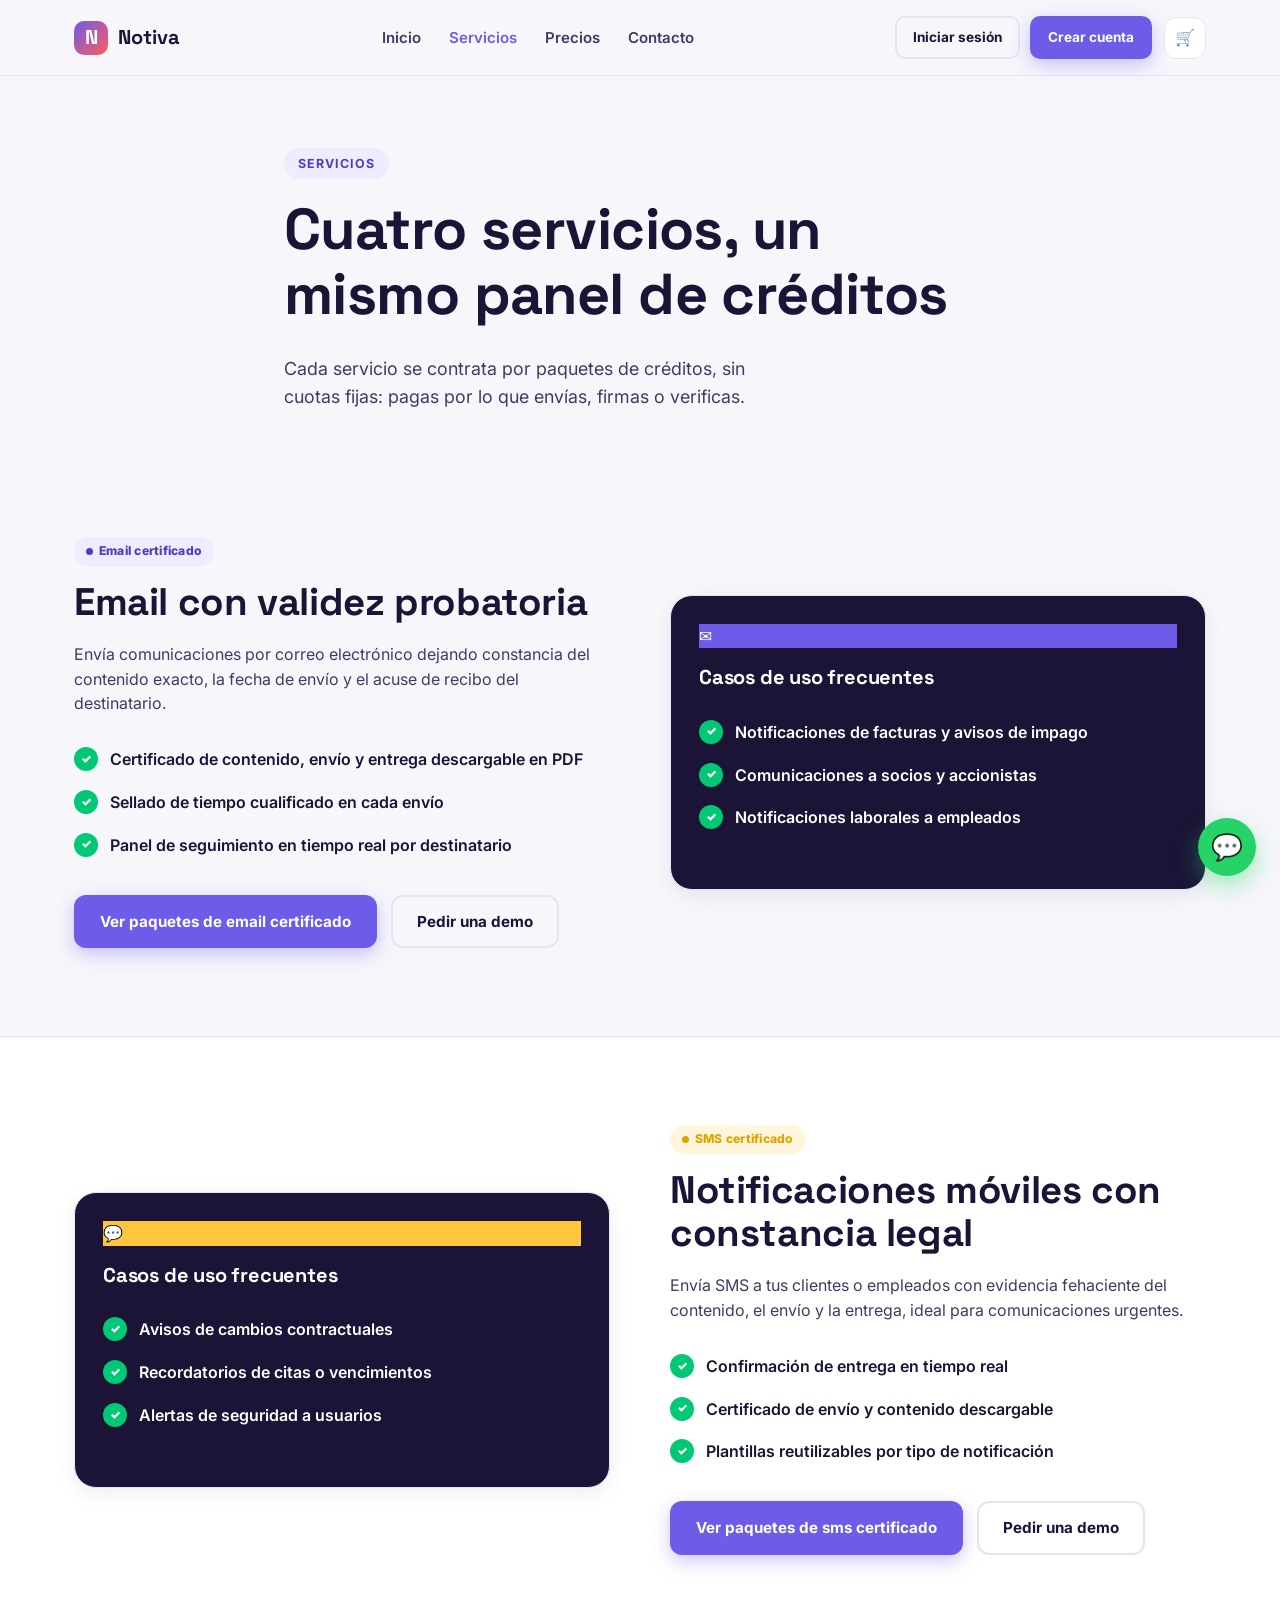
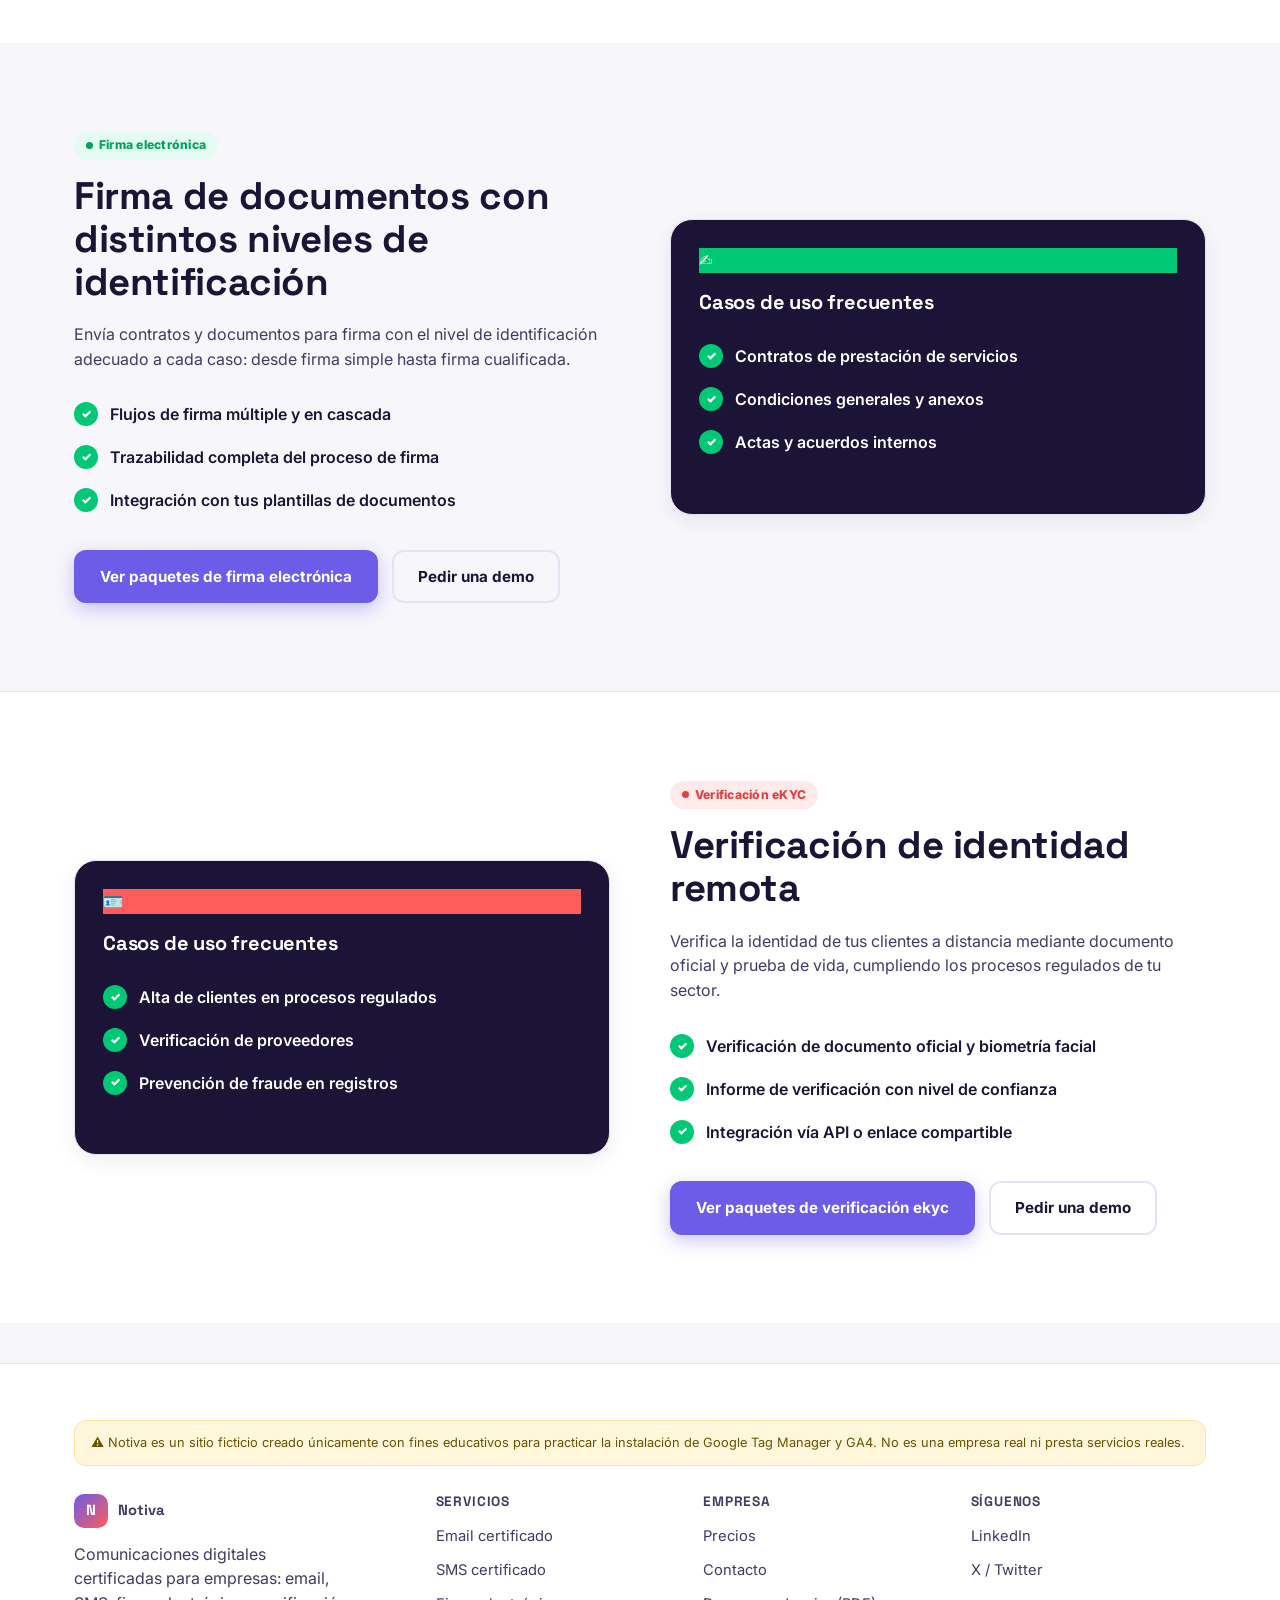
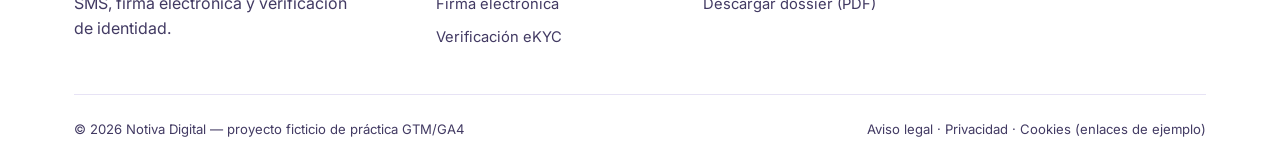
<file: servicios.html>
<!DOCTYPE html>
<html lang="es">
<head>
<meta charset="UTF-8">
<meta name="viewport" content="width=device-width, initial-scale=1.0">
<title>Servicios — Notiva</title>
<meta name="description" content="Email certificado, SMS certificado, firma electrónica y verificación eKYC.">

<!-- Google Tag Manager -->
<script>(function(w,d,s,l,i){w[l]=w[l]||[];w[l].push({'gtm.start':
new Date().getTime(),event:'gtm.js'});var f=d.getElementsByTagName(s)[0],
j=d.createElement(s),dl=l!='dataLayer'?'&l='+l:'';j.async=true;j.src=
'https://www.googletagmanager.com/gtm.js?id='+i+dl;f.parentNode.insertBefore(j,f);
})(window,document,'script','dataLayer','GTM-5T43XPSR');</script>
<!-- End Google Tag Manager -->
  
<link rel="preconnect" href="https://fonts.googleapis.com">
<link rel="preconnect" href="https://fonts.gstatic.com" crossorigin>
<link href="https://fonts.googleapis.com/css2?family=Space+Grotesk:wght@500;700&family=Inter:wght@400;500;600;700;800&display=swap" rel="stylesheet">
<link rel="stylesheet" href="css/styles.css">
</head>
<body>

<!-- Google Tag Manager (noscript) -->
<noscript><iframe src="https://www.googletagmanager.com/ns.html?id=GTM-5T43XPSR"
height="0" width="0" style="display:none;visibility:hidden"></iframe></noscript>
<!-- End Google Tag Manager (noscript) -->

<nav class="nav">
  <div class="nav-inner">
    <a href="index.html" class="logo"><span class="logo-mark">N</span>Notiva</a>
    <ul class="nav-links">
      <li><a href="index.html" >Inicio</a></li>
      <li><a href="servicios.html" class="active">Servicios</a></li>
      <li><a href="precios.html" >Precios</a></li>
      <li><a href="contacto.html" >Contacto</a></li>
    </ul>
    <div class="nav-right">
      <div data-account-area style="display:flex;gap:10px;"></div>
      <a href="carrito.html" class="icon-btn" aria-label="Carrito">
        🛒
        <span class="badge-count" data-cart-badge style="display:none;">0</span>
      </a>
    </div>
  </div>
</nav>

<header class="hero" style="padding-bottom:20px;">
  <div class="container" style="max-width:760px;">
    <span class="eyebrow">Servicios</span>
    <h1>Cuatro servicios, un mismo panel de créditos</h1>
    <p class="lead">Cada servicio se contrata por paquetes de créditos, sin cuotas fijas: pagas por lo que envías, firmas o verificas.</p>
  </div>
</header>

<section class="section" id="email" style="">
  <div class="container split">
    <div style="">
      <span class="pill pill-purple">Email certificado</span>
      <h2 style="margin-top:14px;">Email con validez probatoria</h2>
      <p>Envía comunicaciones por correo electrónico dejando constancia del contenido exacto, la fecha de envío y el acuse de recibo del destinatario.</p>
      <ul class="checklist">
        <li>Certificado de contenido, envío y entrega descargable en PDF</li><li>Sellado de tiempo cualificado en cada envío</li><li>Panel de seguimiento en tiempo real por destinatario</li>
      </ul>
      <div class="hero-cta">
        <a href="precios.html" class="btn btn-primary">Ver paquetes de email certificado</a>
        <a href="contacto.html" class="btn btn-outline">Pedir una demo</a>
      </div>
    </div>
    <div class="card" style="background:var(--ink);color:#fff;">
      <div class="icon bg-purple" style="margin-bottom:18px;">✉️</div>
      <h3 style="color:#fff;">Casos de uso frecuentes</h3>
      <ul class="checklist">
        <li style="color:#fff;">Notificaciones de facturas y avisos de impago</li><li style="color:#fff;">Comunicaciones a socios y accionistas</li><li style="color:#fff;">Notificaciones laborales a empleados</li>
      </ul>
    </div>
  </div>
</section>

<section class="section" id="sms" style="background:#fff;border-top:1px solid var(--line);">
  <div class="container split">
    <div style="order:2;">
      <span class="pill pill-yellow">SMS certificado</span>
      <h2 style="margin-top:14px;">Notificaciones móviles con constancia legal</h2>
      <p>Envía SMS a tus clientes o empleados con evidencia fehaciente del contenido, el envío y la entrega, ideal para comunicaciones urgentes.</p>
      <ul class="checklist">
        <li>Confirmación de entrega en tiempo real</li><li>Certificado de envío y contenido descargable</li><li>Plantillas reutilizables por tipo de notificación</li>
      </ul>
      <div class="hero-cta">
        <a href="precios.html" class="btn btn-primary">Ver paquetes de sms certificado</a>
        <a href="contacto.html" class="btn btn-outline">Pedir una demo</a>
      </div>
    </div>
    <div class="card" style="background:var(--ink);color:#fff;">
      <div class="icon bg-yellow" style="margin-bottom:18px;">💬</div>
      <h3 style="color:#fff;">Casos de uso frecuentes</h3>
      <ul class="checklist">
        <li style="color:#fff;">Avisos de cambios contractuales</li><li style="color:#fff;">Recordatorios de citas o vencimientos</li><li style="color:#fff;">Alertas de seguridad a usuarios</li>
      </ul>
    </div>
  </div>
</section>

<section class="section" id="firma" style="">
  <div class="container split">
    <div style="">
      <span class="pill pill-green">Firma electrónica</span>
      <h2 style="margin-top:14px;">Firma de documentos con distintos niveles de identificación</h2>
      <p>Envía contratos y documentos para firma con el nivel de identificación adecuado a cada caso: desde firma simple hasta firma cualificada.</p>
      <ul class="checklist">
        <li>Flujos de firma múltiple y en cascada</li><li>Trazabilidad completa del proceso de firma</li><li>Integración con tus plantillas de documentos</li>
      </ul>
      <div class="hero-cta">
        <a href="precios.html" class="btn btn-primary">Ver paquetes de firma electrónica</a>
        <a href="contacto.html" class="btn btn-outline">Pedir una demo</a>
      </div>
    </div>
    <div class="card" style="background:var(--ink);color:#fff;">
      <div class="icon bg-green" style="margin-bottom:18px;">✍️</div>
      <h3 style="color:#fff;">Casos de uso frecuentes</h3>
      <ul class="checklist">
        <li style="color:#fff;">Contratos de prestación de servicios</li><li style="color:#fff;">Condiciones generales y anexos</li><li style="color:#fff;">Actas y acuerdos internos</li>
      </ul>
    </div>
  </div>
</section>

<section class="section" id="ekyc" style="background:#fff;border-top:1px solid var(--line);">
  <div class="container split">
    <div style="order:2;">
      <span class="pill pill-coral">Verificación eKYC</span>
      <h2 style="margin-top:14px;">Verificación de identidad remota</h2>
      <p>Verifica la identidad de tus clientes a distancia mediante documento oficial y prueba de vida, cumpliendo los procesos regulados de tu sector.</p>
      <ul class="checklist">
        <li>Verificación de documento oficial y biometría facial</li><li>Informe de verificación con nivel de confianza</li><li>Integración vía API o enlace compartible</li>
      </ul>
      <div class="hero-cta">
        <a href="precios.html" class="btn btn-primary">Ver paquetes de verificación ekyc</a>
        <a href="contacto.html" class="btn btn-outline">Pedir una demo</a>
      </div>
    </div>
    <div class="card" style="background:var(--ink);color:#fff;">
      <div class="icon bg-coral" style="margin-bottom:18px;">🪪</div>
      <h3 style="color:#fff;">Casos de uso frecuentes</h3>
      <ul class="checklist">
        <li style="color:#fff;">Alta de clientes en procesos regulados</li><li style="color:#fff;">Verificación de proveedores</li><li style="color:#fff;">Prevención de fraude en registros</li>
      </ul>
    </div>
  </div>
</section>

<footer>
  <div class="container">
    <div class="footer-disclaimer">⚠️ Notiva es un sitio ficticio creado únicamente con fines educativos para practicar la instalación de Google Tag Manager y GA4. No es una empresa real ni presta servicios reales.</div>
    <div class="footer-grid">
      <div>
        <a href="index.html" class="logo"><span class="logo-mark">N</span>Notiva</a>
        <p style="margin-top:14px;max-width:280px;">Comunicaciones digitales certificadas para empresas: email, SMS, firma electrónica y verificación de identidad.</p>
      </div>
      <div><h4>Servicios</h4><ul>
        <li><a href="servicios.html#email">Email certificado</a></li>
        <li><a href="servicios.html#sms">SMS certificado</a></li>
        <li><a href="servicios.html#firma">Firma electrónica</a></li>
        <li><a href="servicios.html#ekyc">Verificación eKYC</a></li>
      </ul></div>
      <div><h4>Empresa</h4><ul>
        <li><a href="precios.html">Precios</a></li>
        <li><a href="contacto.html">Contacto</a></li>
        <li><a href="assets/dossier-notiva.pdf" download>Descargar dossier (PDF)</a></li>
      </ul></div>
      <div><h4>Síguenos</h4><ul>
        <li><a href="https://www.linkedin.com" target="_blank" rel="noopener">LinkedIn</a></li>
        <li><a href="https://www.twitter.com" target="_blank" rel="noopener">X / Twitter</a></li>
      </ul></div>
    </div>
    <div class="footer-bottom">
      <span>© <span id="year"></span> Notiva Digital — proyecto ficticio de práctica GTM/GA4</span>
      <span>Aviso legal · Privacidad · Cookies (enlaces de ejemplo)</span>
    </div>
  </div>
</footer>
<a href="https://wa.me/34600000000" class="wa-float" data-wa-click aria-label="Contactar por WhatsApp" target="_blank" rel="noopener">💬</a>

<script src="js/app.js"></script>

</body>
</html>
</file>
<file: css/styles.css>
/* ============================================================
   NOTIVA — Design tokens
   Inspired by Monday.com: colour-coded status pills, bold
   rounded cards, high-energy accent palette on a clean canvas.
   This is a FICTIONAL company created for a GTM/GA4 training
   exercise. It does not represent any real business.
   ============================================================ */

:root{
  /* Palette */
  --ink:            #1B1436;
  --ink-soft:       #423A63;
  --canvas:         #F7F6FB;
  --canvas-card:    #FFFFFF;
  --line:           #E7E3F5;

  --purple:         #6C5CE7;  /* Email certificado */
  --purple-dark:    #4E3FC2;
  --yellow:         #FFC53D;  /* SMS certificado */
  --yellow-dark:    #E0A400;
  --green:          #00C875;  /* Firma electrónica */
  --green-dark:     #00A25E;
  --coral:          #FF5C5C;  /* eKYC / verificación */
  --coral-dark:     #E23F3F;

  --radius-lg: 22px;
  --radius-md: 14px;
  --radius-sm: 8px;
  --shadow-card: 0 6px 20px rgba(27,20,54,0.07);
  --shadow-pop:  0 12px 32px rgba(27,20,54,0.16);
}

*{box-sizing:border-box;}
html{scroll-behavior:smooth;}
body{
  margin:0;
  font-family:'Inter',system-ui,-apple-system,sans-serif;
  color:var(--ink);
  background:var(--canvas);
  line-height:1.55;
  -webkit-font-smoothing:antialiased;
}
h1,h2,h3,h4{
  font-family:'Space Grotesk','Inter',sans-serif;
  font-weight:700;
  line-height:1.12;
  margin:0 0 .5em;
  letter-spacing:-0.01em;
}
h1{font-size:clamp(2.2rem,4.8vw,3.6rem);}
h2{font-size:clamp(1.7rem,3.2vw,2.4rem);}
h3{font-size:1.25rem;}
p{margin:0 0 1em;color:var(--ink-soft);}
a{color:inherit;}
img{max-width:100%;display:block;}
button{font-family:inherit;}

.container{max-width:1180px;margin:0 auto;padding:0 24px;}
.section{padding:88px 0;}
.section--tight{padding:56px 0;}
.eyebrow{
  display:inline-flex;align-items:center;gap:8px;
  font-size:.78rem;font-weight:700;letter-spacing:.08em;
  text-transform:uppercase;color:var(--purple-dark);
  background:#EFECFD;padding:6px 14px;border-radius:999px;
  margin-bottom:18px;
}

/* ---------- Buttons ---------- */
.btn{
  display:inline-flex;align-items:center;justify-content:center;gap:8px;
  padding:13px 24px;border-radius:12px;font-weight:700;font-size:.95rem;
  border:2px solid transparent;cursor:pointer;text-decoration:none;
  transition:transform .15s ease, box-shadow .15s ease, background .15s ease;
  white-space:nowrap;
}
.btn:active{transform:translateY(1px);}
.btn-primary{background:var(--purple);color:#fff;box-shadow:0 6px 18px rgba(108,92,231,.35);}
.btn-primary:hover{background:var(--purple-dark);box-shadow:0 8px 22px rgba(108,92,231,.45);}
.btn-dark{background:var(--ink);color:#fff;}
.btn-dark:hover{background:#0f0a24;}
.btn-outline{background:transparent;border-color:var(--line);color:var(--ink);}
.btn-outline:hover{border-color:var(--purple);color:var(--purple-dark);}
.btn-ghost{background:transparent;color:var(--purple-dark);padding:8px 4px;}
.btn-sm{padding:9px 16px;font-size:.85rem;border-radius:10px;}
.btn-block{width:100%;}
.btn[disabled]{opacity:.5;cursor:not-allowed;}

/* ---------- Nav ---------- */
.nav{
  position:sticky;top:0;z-index:50;background:rgba(247,246,251,.88);
  backdrop-filter:blur(10px);border-bottom:1px solid var(--line);
}
.nav-inner{display:flex;align-items:center;justify-content:space-between;padding:16px 24px;max-width:1180px;margin:0 auto;}
.logo{display:flex;align-items:center;gap:10px;font-family:'Space Grotesk',sans-serif;font-weight:700;font-size:1.25rem;text-decoration:none;color:var(--ink);}
.logo-mark{width:34px;height:34px;border-radius:10px;background:linear-gradient(135deg,var(--purple),var(--coral));display:flex;align-items:center;justify-content:center;color:#fff;font-weight:800;}
.nav-links{display:flex;gap:28px;list-style:none;margin:0;padding:0;}
.nav-links a{text-decoration:none;font-weight:600;font-size:.94rem;color:var(--ink-soft);}
.nav-links a:hover,.nav-links a.active{color:var(--purple);}
.nav-right{display:flex;align-items:center;gap:12px;}
.icon-btn{position:relative;width:42px;height:42px;border-radius:12px;border:1px solid var(--line);background:#fff;display:flex;align-items:center;justify-content:center;cursor:pointer;text-decoration:none;color:var(--ink);}
.icon-btn:hover{border-color:var(--purple);}
.badge-count{position:absolute;top:-6px;right:-6px;background:var(--coral);color:#fff;font-size:.68rem;font-weight:800;min-width:18px;height:18px;border-radius:999px;display:flex;align-items:center;justify-content:center;padding:0 4px;}
.nav-toggle{display:none;}
.account-pill{display:flex;align-items:center;gap:8px;background:#fff;border:1px solid var(--line);padding:6px 12px 6px 6px;border-radius:999px;text-decoration:none;font-weight:700;font-size:.85rem;color:var(--ink);}
.account-pill .av{width:28px;height:28px;border-radius:50%;background:var(--green);color:#fff;display:flex;align-items:center;justify-content:center;font-size:.78rem;font-weight:800;}

/* ---------- Status pills (signature element) ---------- */
.pill{display:inline-flex;align-items:center;gap:6px;padding:5px 12px;border-radius:999px;font-size:.76rem;font-weight:800;letter-spacing:.02em;}
.pill::before{content:"";width:7px;height:7px;border-radius:50%;background:currentColor;}
.pill-purple{background:#EFECFD;color:var(--purple-dark);}
.pill-yellow{background:#FFF6DC;color:var(--yellow-dark);}
.pill-green{background:#E3FBF0;color:var(--green-dark);}
.pill-coral{background:#FFEAEA;color:var(--coral-dark);}

/* ---------- Hero ---------- */
.hero{padding:72px 0 40px;}
.hero-grid{display:grid;grid-template-columns:1.1fr .9fr;gap:56px;align-items:center;}
.hero p.lead{font-size:1.12rem;max-width:520px;}
.hero-cta{display:flex;gap:14px;margin-top:28px;flex-wrap:wrap;}
.hero-stats{display:flex;gap:28px;margin-top:44px;flex-wrap:wrap;}
.stat b{display:block;font-family:'Space Grotesk',sans-serif;font-size:1.7rem;}
.stat span{font-size:.82rem;color:var(--ink-soft);}

.hero-board{
  background:var(--ink);border-radius:var(--radius-lg);padding:22px;
  box-shadow:var(--shadow-pop); color:#fff; position:relative;
}
.hero-board-row{display:flex;align-items:center;justify-content:space-between;background:rgba(255,255,255,.06);border-radius:var(--radius-md);padding:14px 16px;margin-bottom:10px;}
.hero-board-row:last-child{margin-bottom:0;}
.hero-board-row .name{font-weight:700;font-size:.92rem;}
.hero-board-head{display:flex;justify-content:space-between;align-items:center;margin-bottom:16px;padding-bottom:14px;border-bottom:1px solid rgba(255,255,255,.12);}
.hero-board-head span{font-size:.78rem;color:rgba(255,255,255,.55);text-transform:uppercase;letter-spacing:.08em;font-weight:700;}

/* ---------- Logo strip ---------- */
.logo-strip{display:flex;flex-wrap:wrap;gap:36px;align-items:center;justify-content:space-between;opacity:.55;font-weight:700;letter-spacing:.03em;color:var(--ink-soft);}

/* ---------- Cards / grid ---------- */
.grid{display:grid;gap:22px;}
.grid-2{grid-template-columns:repeat(2,1fr);}
.grid-3{grid-template-columns:repeat(3,1fr);}
.grid-4{grid-template-columns:repeat(4,1fr);}

.card{
  background:var(--canvas-card);border:1px solid var(--line);border-radius:var(--radius-lg);
  padding:28px;box-shadow:var(--shadow-card);
}
.service-card{position:relative;overflow:hidden;}
.service-card .icon{width:52px;height:52px;border-radius:14px;display:flex;align-items:center;justify-content:center;font-size:1.4rem;margin-bottom:18px;color:#fff;}
.service-card a.card-link{display:inline-flex;align-items:center;gap:6px;font-weight:700;text-decoration:none;color:var(--purple-dark);margin-top:6px;font-size:.9rem;}

.bg-purple{background:var(--purple);} .bg-yellow{background:var(--yellow);} .bg-green{background:var(--green);} .bg-coral{background:var(--coral);}

/* ---------- Feature split ---------- */
.split{display:grid;grid-template-columns:1fr 1fr;gap:60px;align-items:center;}
.checklist{list-style:none;padding:0;margin:22px 0;}
.checklist li{display:flex;gap:12px;padding:9px 0;font-weight:600;color:var(--ink);}
.checklist li::before{content:"✓";width:24px;height:24px;flex:none;border-radius:50%;background:var(--green);color:#fff;display:flex;align-items:center;justify-content:center;font-size:.75rem;font-weight:900;}

/* ---------- Pricing ---------- */
.service-tabs{display:flex;gap:10px;flex-wrap:wrap;margin-bottom:36px;}
.tab-btn{border:2px solid var(--line);background:#fff;padding:11px 20px;border-radius:12px;font-weight:700;cursor:pointer;font-size:.88rem;color:var(--ink-soft);}
.tab-btn.active{border-color:var(--purple);color:var(--purple-dark);background:#F3F1FE;}
.pricing-panel{display:none;}
.pricing-panel.active{display:block;animation:fade .25s ease;}
@keyframes fade{from{opacity:0;transform:translateY(6px);}to{opacity:1;transform:none;}}

.price-card{display:flex;flex-direction:column;border:2px solid var(--line);}
.price-card.featured{border-color:var(--purple);position:relative;}
.price-card.featured::before{content:"Más popular";position:absolute;top:-13px;left:24px;background:var(--purple);color:#fff;font-size:.7rem;font-weight:800;padding:4px 12px;border-radius:999px;}
.price-card h3{margin-bottom:4px;}
.price-card .credits{color:var(--ink-soft);font-size:.88rem;margin-bottom:18px;}
.price-card .amount{font-family:'Space Grotesk',sans-serif;font-size:2.4rem;font-weight:700;margin-bottom:4px;}
.price-card .amount span{font-size:1rem;font-weight:600;color:var(--ink-soft);}
.price-card .per-credit{font-size:.8rem;color:var(--ink-soft);margin-bottom:20px;}
.price-card ul{list-style:none;padding:0;margin:0 0 24px;flex:1;}
.price-card ul li{padding:7px 0;font-size:.9rem;display:flex;gap:8px;color:var(--ink);}
.price-card ul li::before{content:"•";color:var(--purple);font-weight:900;}

/* ---------- Steps ---------- */
.steps{display:grid;grid-template-columns:repeat(4,1fr);gap:22px;}
.step-card .num{font-family:'Space Grotesk',sans-serif;font-size:2.1rem;font-weight:700;color:var(--line);margin-bottom:8px;}

/* ---------- Testimonials ---------- */
.quote-card{border-left:4px solid var(--purple);}
.quote-card .who{display:flex;align-items:center;gap:12px;margin-top:16px;}
.quote-card .who .av{width:40px;height:40px;border-radius:50%;background:var(--yellow);display:flex;align-items:center;justify-content:center;font-weight:800;color:#5a4400;}

/* ---------- CTA band ---------- */
.cta-band{background:var(--ink);border-radius:28px;padding:64px;color:#fff;text-align:center;position:relative;overflow:hidden;}
.cta-band h2{color:#fff;}
.cta-band p{color:rgba(255,255,255,.7);}
.cta-band::after{content:"";position:absolute;width:340px;height:340px;background:radial-gradient(circle,rgba(108,92,231,.5),transparent 70%);top:-140px;right:-100px;}

/* ---------- Footer ---------- */
footer{background:#fff;border-top:1px solid var(--line);padding:56px 0 28px;margin-top:40px;}
.footer-grid{display:grid;grid-template-columns:1.4fr 1fr 1fr 1fr;gap:32px;margin-bottom:36px;}
.footer-grid h4{font-size:.85rem;text-transform:uppercase;letter-spacing:.06em;color:var(--ink-soft);margin-bottom:14px;}
.footer-grid ul{list-style:none;padding:0;margin:0;}
.footer-grid li{margin-bottom:9px;}
.footer-grid a{text-decoration:none;color:var(--ink-soft);font-size:.92rem;}
.footer-grid a:hover{color:var(--purple);}
.footer-bottom{display:flex;justify-content:space-between;align-items:center;padding-top:24px;border-top:1px solid var(--line);font-size:.82rem;color:var(--ink-soft);flex-wrap:wrap;gap:10px;}
.footer-disclaimer{background:#FFF6DC;border:1px solid #FFE39A;color:#6b5200;font-size:.8rem;padding:12px 16px;border-radius:12px;margin-bottom:28px;}

/* ---------- Forms ---------- */
.form-card{max-width:520px;margin:0 auto;}
.field{margin-bottom:18px;}
.field label{display:block;font-weight:700;font-size:.86rem;margin-bottom:6px;}
.field input,.field select,.field textarea{
  width:100%;padding:12px 14px;border-radius:10px;border:1.5px solid var(--line);
  font-family:inherit;font-size:.95rem;background:#fff;color:var(--ink);
}
.field input:focus,.field select:focus,.field textarea:focus{outline:none;border-color:var(--purple);}
.field-row{display:grid;grid-template-columns:1fr 1fr;gap:14px;}
.checkbox-row{display:flex;align-items:flex-start;gap:10px;font-size:.86rem;color:var(--ink-soft);margin-bottom:22px;}
.checkbox-row input{margin-top:3px;}
.helper{font-size:.8rem;color:var(--ink-soft);margin-top:-10px;margin-bottom:18px;}
.form-note{display:flex;gap:10px;background:#F3F1FE;border-radius:12px;padding:14px 16px;font-size:.85rem;color:var(--purple-dark);margin-bottom:24px;}

/* ---------- Cart / checkout ---------- */
.cart-item{display:flex;align-items:center;gap:16px;padding:18px 0;border-bottom:1px solid var(--line);}
.cart-item .thumb{width:52px;height:52px;border-radius:12px;display:flex;align-items:center;justify-content:center;color:#fff;font-size:1.2rem;flex:none;}
.cart-item .info{flex:1;}
.cart-item .info b{display:block;}
.cart-item .info span{font-size:.82rem;color:var(--ink-soft);}
.cart-item .qty{display:flex;align-items:center;gap:8px;}
.cart-item .qty button{width:28px;height:28px;border-radius:8px;border:1px solid var(--line);background:#fff;cursor:pointer;font-weight:800;}
.cart-item .price{font-weight:800;width:90px;text-align:right;}
.remove-link{background:none;border:none;color:var(--coral-dark);font-size:.78rem;font-weight:700;cursor:pointer;padding:0;margin-top:4px;}
.summary-row{display:flex;justify-content:space-between;padding:8px 0;font-size:.92rem;color:var(--ink-soft);}
.summary-row.total{font-weight:800;color:var(--ink);font-size:1.15rem;border-top:1px solid var(--line);margin-top:10px;padding-top:14px;}
.empty-state{text-align:center;padding:60px 20px;}
.empty-state .icon{font-size:2.6rem;margin-bottom:10px;}

/* ---------- WhatsApp floating button ---------- */
.wa-float{
  position:fixed;bottom:24px;right:24px;z-index:60;
  background:#25D366;color:#fff;width:58px;height:58px;border-radius:50%;
  display:flex;align-items:center;justify-content:center;font-size:1.6rem;
  box-shadow:0 10px 24px rgba(37,211,102,.4);text-decoration:none;
}

/* ---------- Toast ---------- */
.toast{
  position:fixed;bottom:24px;left:50%;transform:translateX(-50%) translateY(20px);
  background:var(--ink);color:#fff;padding:14px 22px;border-radius:12px;
  font-weight:700;font-size:.9rem;opacity:0;pointer-events:none;transition:all .3s ease;
  z-index:80;display:flex;align-items:center;gap:10px;box-shadow:var(--shadow-pop);
}
.toast.show{opacity:1;transform:translateX(-50%) translateY(0);}

/* ---------- Confirmation page ---------- */
.confirm-box{max-width:560px;margin:0 auto;text-align:center;}
.confirm-icon{width:76px;height:76px;border-radius:50%;background:var(--green);color:#fff;display:flex;align-items:center;justify-content:center;font-size:2.2rem;margin:0 auto 22px;}
.order-summary{text-align:left;margin-top:28px;}

/* ---------- Responsive ---------- */
@media(max-width:900px){
  .hero-grid,.split,.footer-grid{grid-template-columns:1fr;}
  .grid-4,.grid-3,.grid-2,.steps{grid-template-columns:repeat(2,1fr);}
  .nav-links{display:none;}
}
@media(max-width:560px){
  .grid-4,.grid-3,.grid-2,.steps{grid-template-columns:1fr;}
  .field-row{grid-template-columns:1fr;}
  .section{padding:56px 0;}
  .cta-band{padding:40px 24px;}
}
</file>
